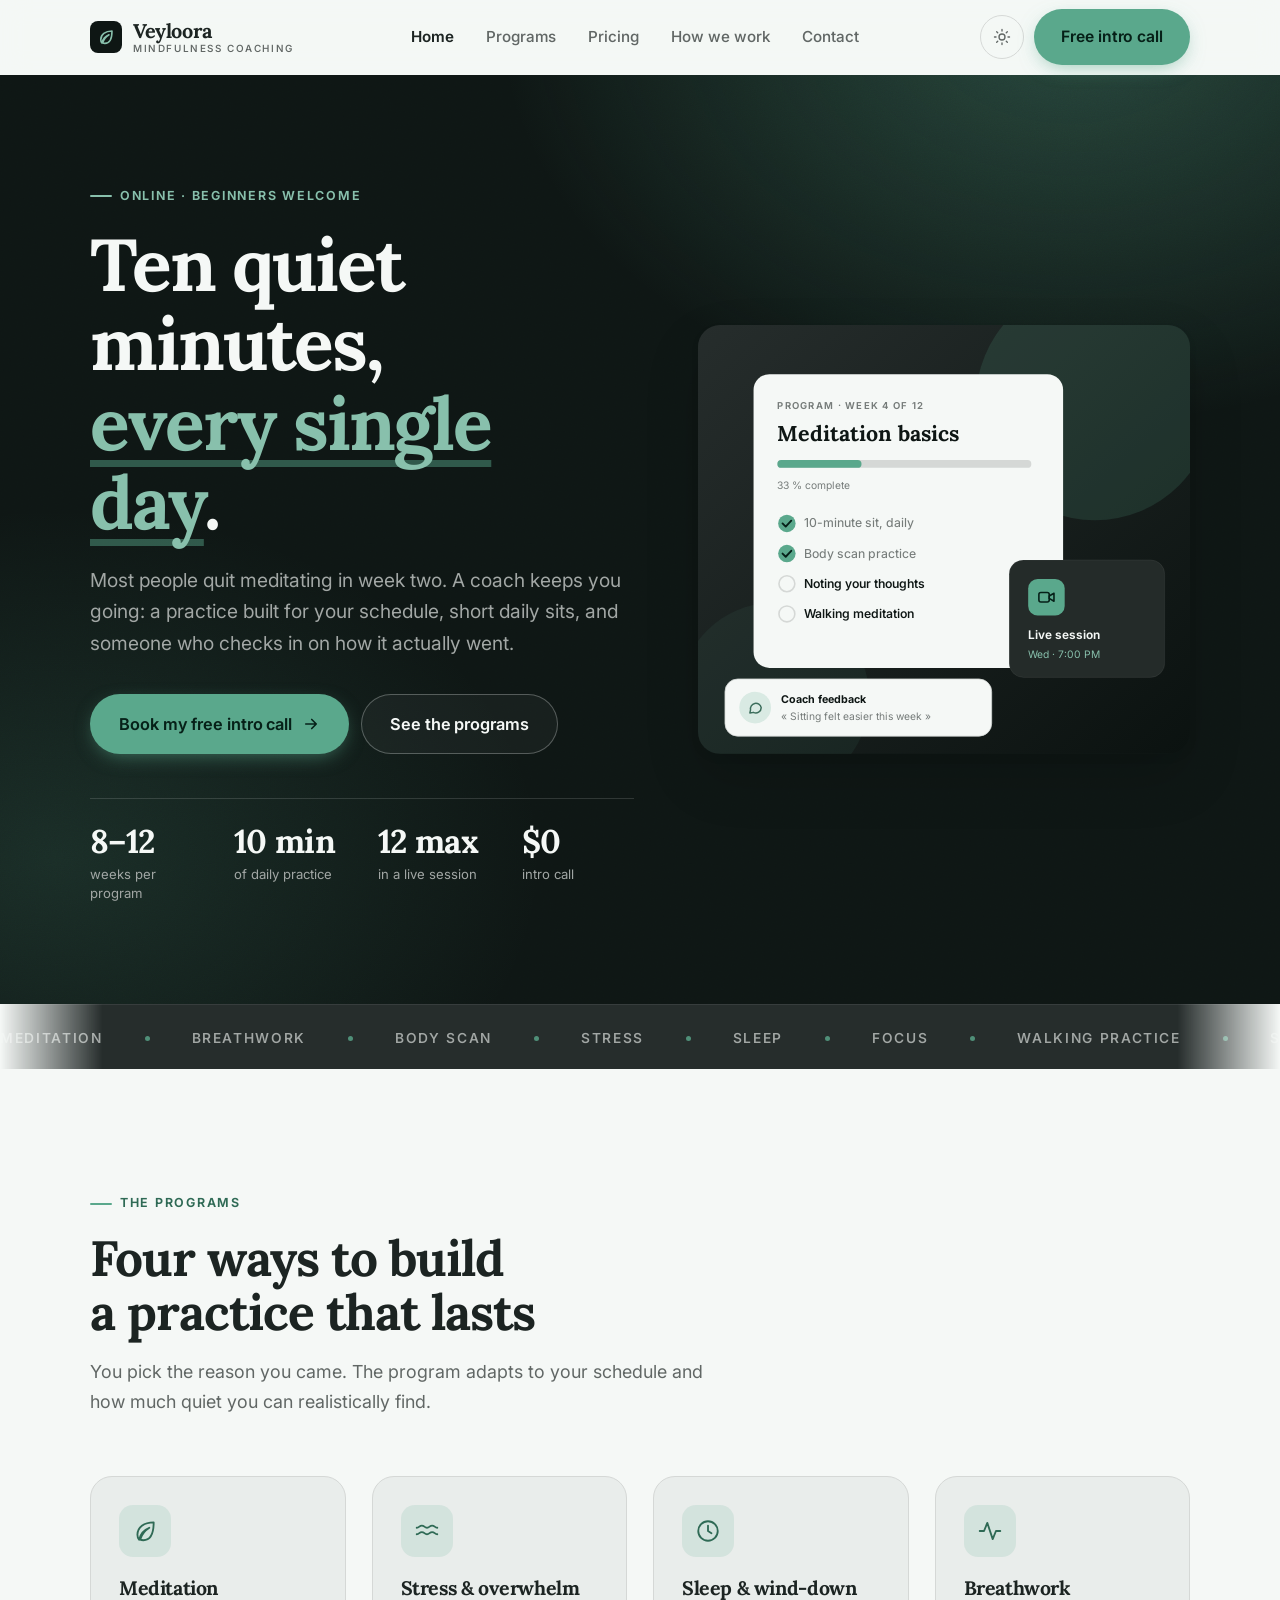
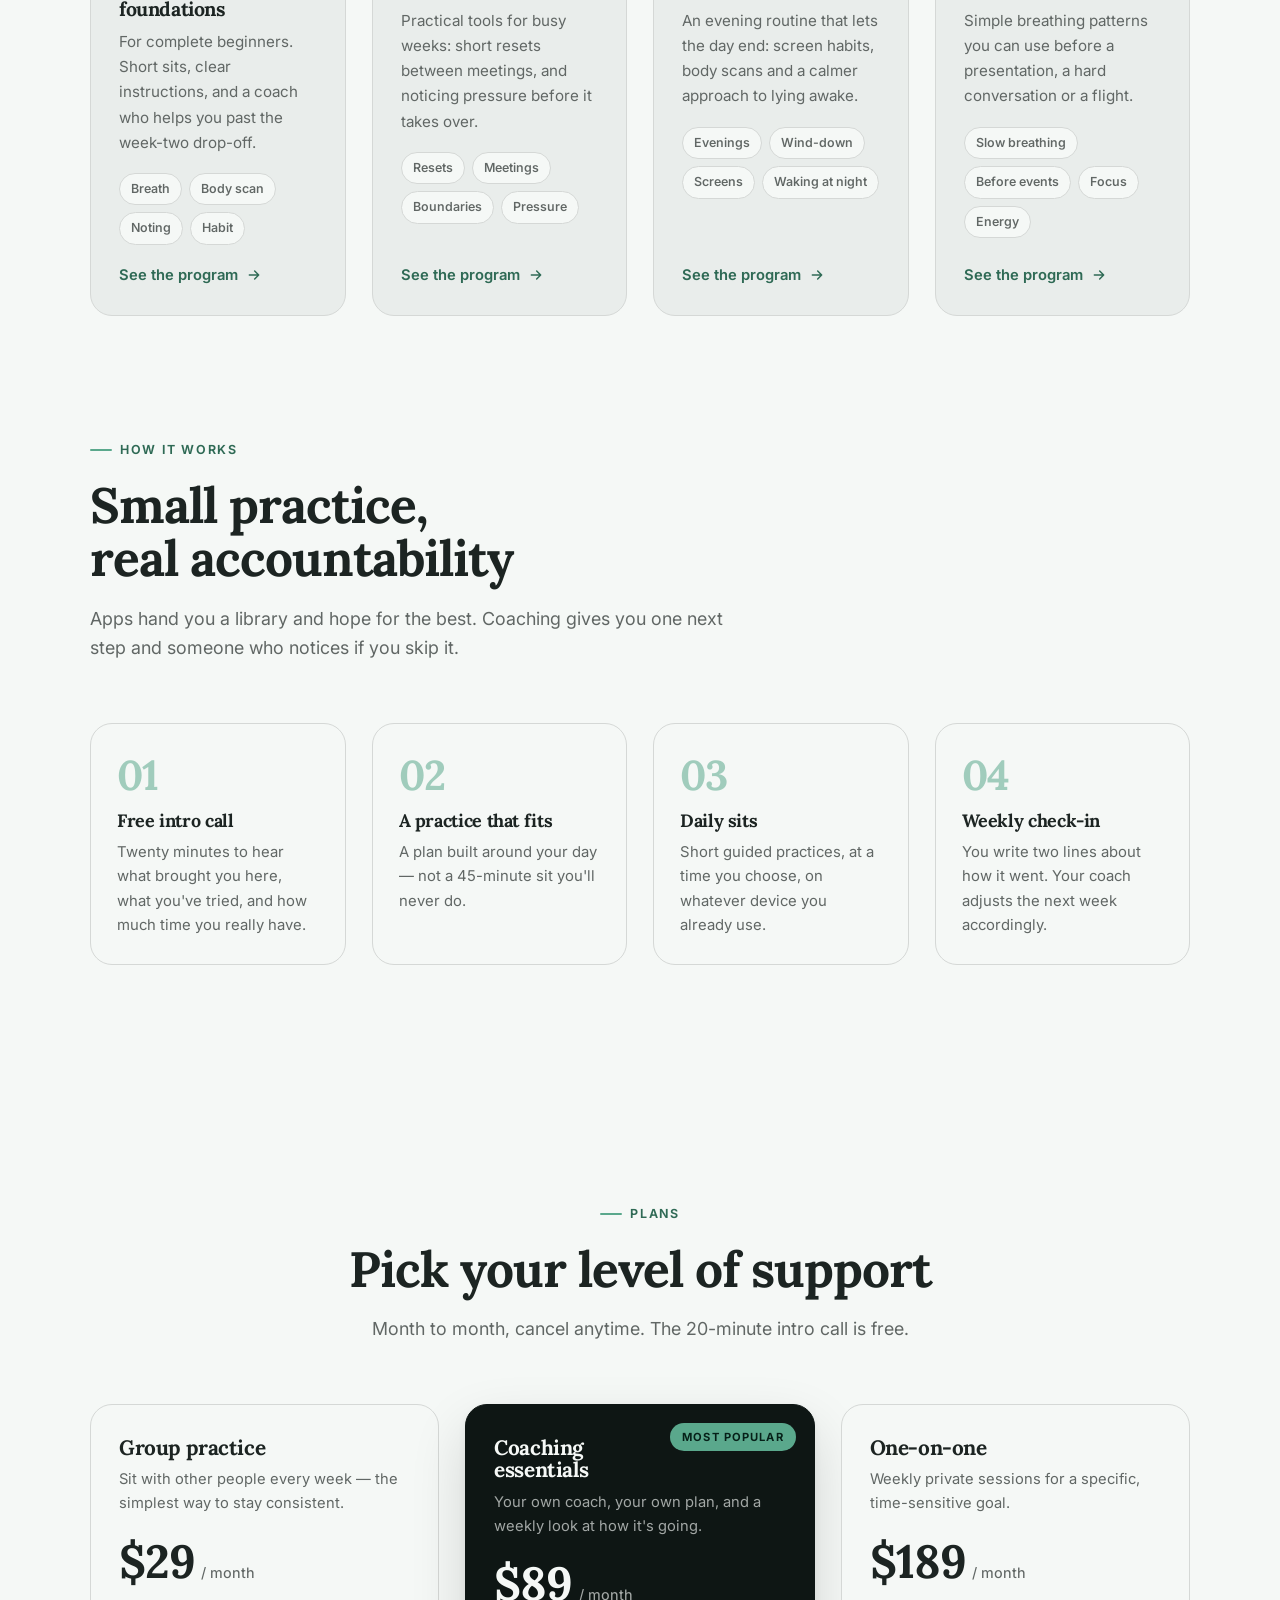
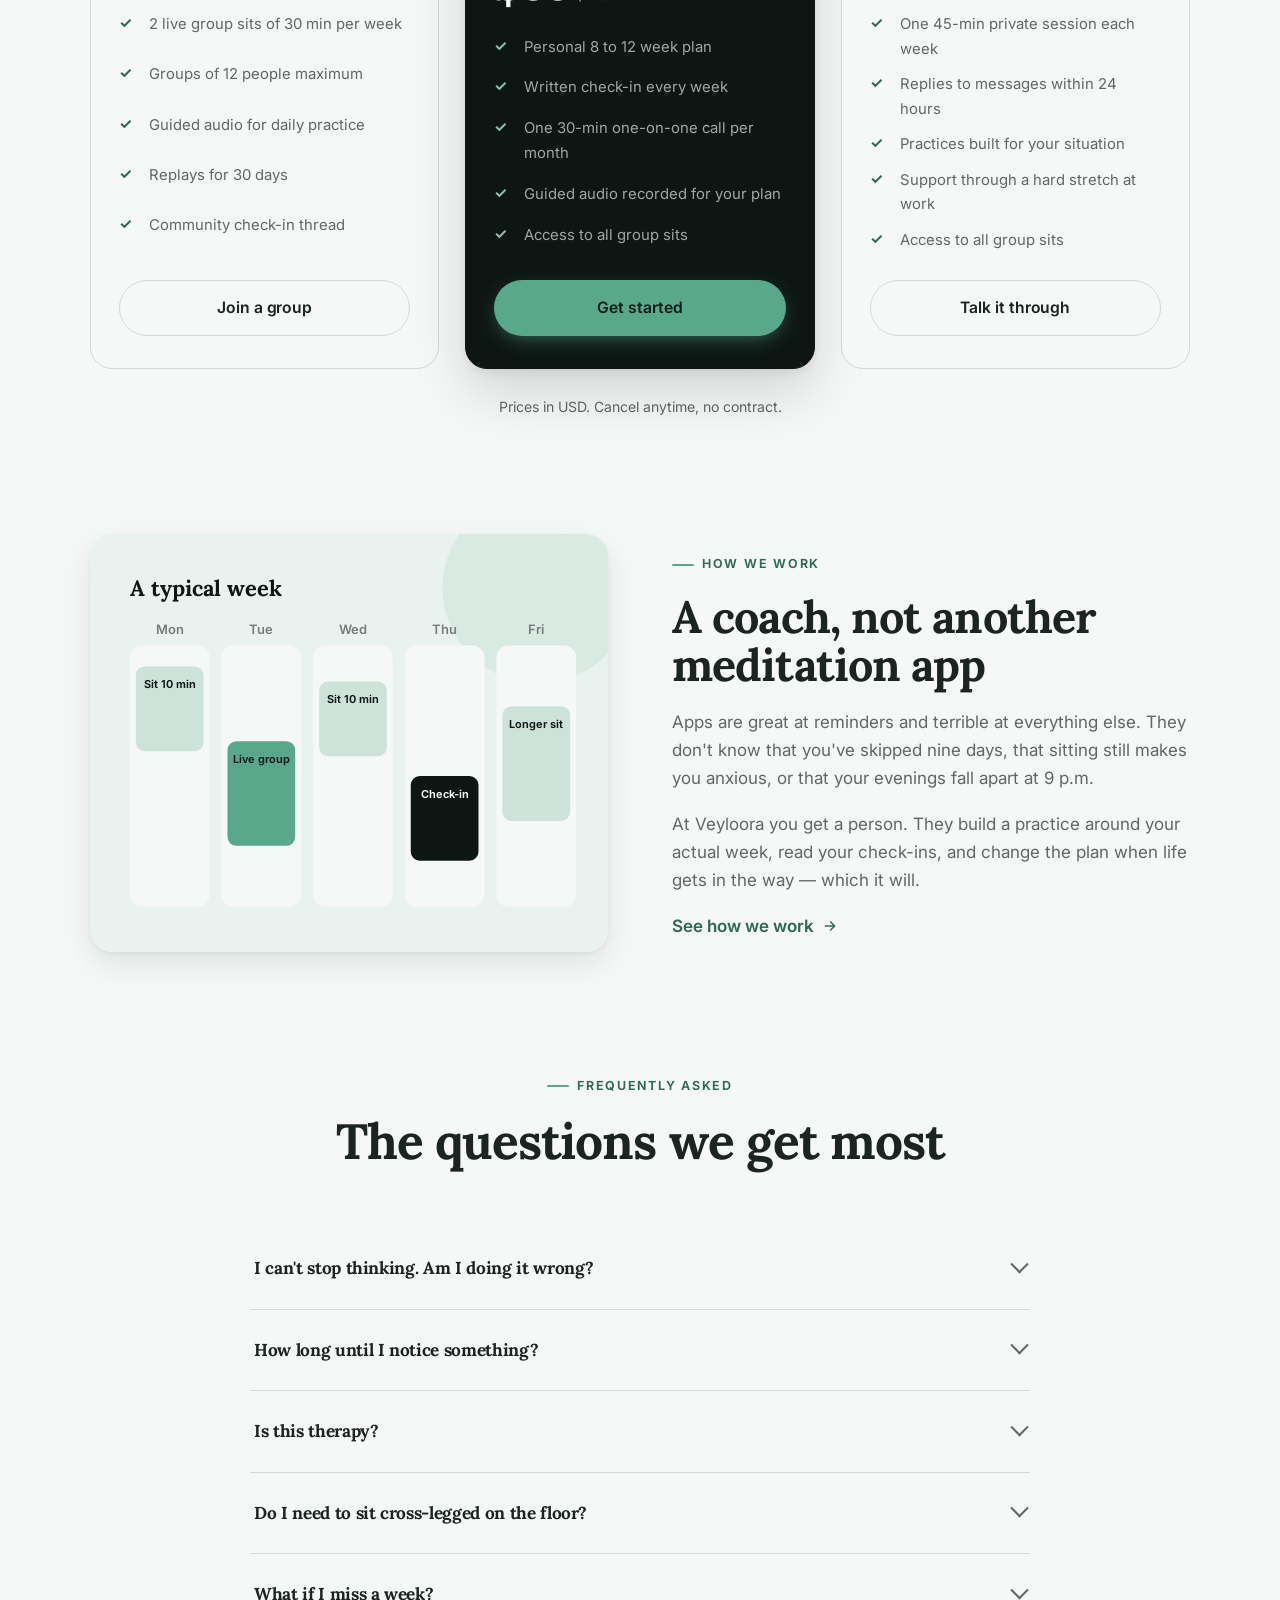
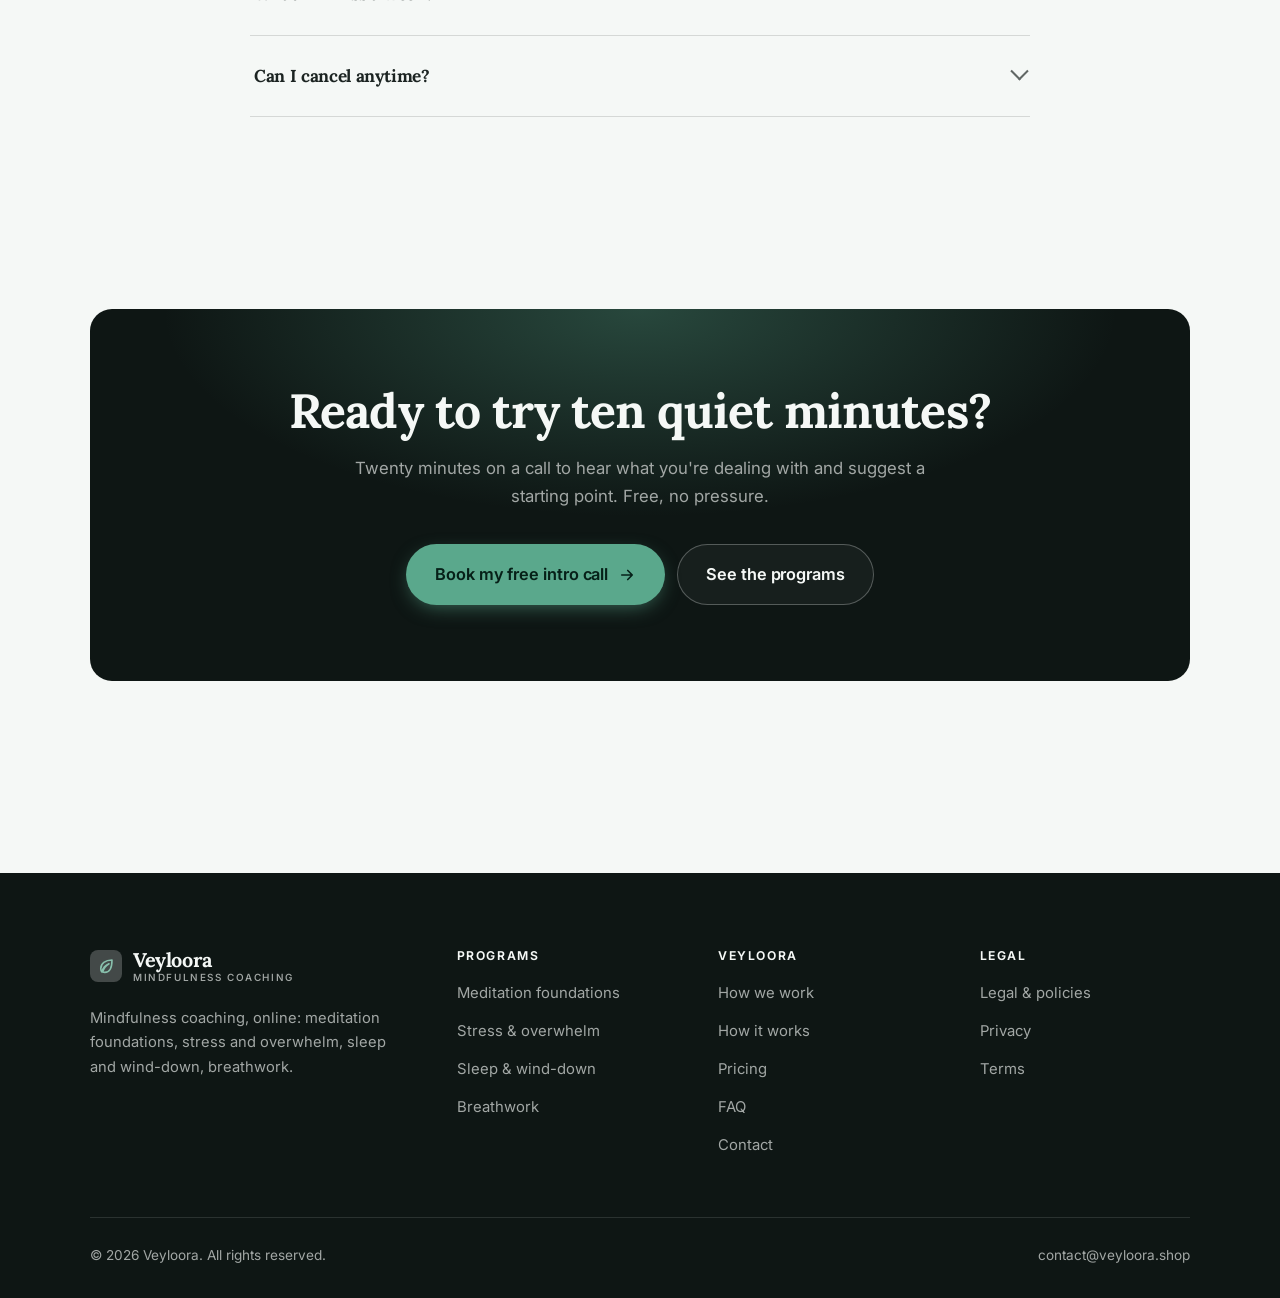
<file: index.html>
<!DOCTYPE html>
<html lang="en" class="no-js">
<head>
<meta charset="utf-8">
<meta name="viewport" content="width=device-width, initial-scale=1">
<title>Veyloora — Mindfulness coaching that builds a real daily practice</title>
<meta name="description" content="One-on-one mindfulness coaching online: meditation foundations, stress and overwhelm, sleep, breathwork. A coach who keeps you consistent. Free intro call.">
<link rel="canonical" href="https://veyloora.shop/">

<meta property="og:type" content="website">
<meta property="og:url" content="https://veyloora.shop/">
<meta property="og:site_name" content="Veyloora">
<meta property="og:locale" content="en_US">
<meta property="og:title" content="Veyloora — Mindfulness coaching that builds a real daily practice">
<meta property="og:description" content="One-on-one mindfulness coaching online: meditation foundations, stress and overwhelm, sleep, breathwork. A coach who keeps you consistent. Free intro call.">
<meta name="theme-color" content="#0e1614">

<link rel="icon" href="assets/img/favicon.svg" type="image/svg+xml">
<link rel="preconnect" href="https://fonts.googleapis.com">
<link rel="preconnect" href="https://fonts.gstatic.com" crossorigin>
<link rel="stylesheet" href="https://fonts.googleapis.com/css2?family=Lora:wght@400..700&family=Inter:wght@400..700&display=swap">
<link rel="stylesheet" href="assets/css/style.css">

<!-- Thème appliqué avant le premier rendu (évite le flash) -->
<script>
document.documentElement.classList.remove('no-js');
(function(){try{var t=localStorage.getItem('site-theme');if(t){document.documentElement.setAttribute('data-theme',t);}}catch(e){}})();
</script>
<script type="application/ld+json">
{
  "@context": "https://schema.org",
  "@type": "Organization",
  "name": "Veyloora",
  "url": "https://veyloora.shop/",
  "email": "contact@veyloora.shop",
  "description": "One-on-one mindfulness coaching online: meditation foundations, stress and overwhelm, sleep, breathwork. A coach who keeps you consistent. Free intro call.",
  "areaServed": "US",
  "knowsLanguage": "en"
}
</script>
</head>

<body>
<a class="skip-link" href="#main">Skip to main content</a>

<header class="site-header">
  <nav class="wrap nav" aria-label="Main navigation">
    <a class="brand" href="index.html">
      <svg class="brand__mark" viewBox="0 0 64 64" aria-hidden="true">
        <rect class="bm-bg" width="64" height="64" rx="16"/>
        <g class="bm-ic" transform="translate(14 14) scale(1.5)" fill="none" stroke-width="2.1" stroke-linecap="round" stroke-linejoin="round"><path d="M20 4c-9 0-15 4.5-15 11.5 0 2 .6 3.4 1.5 4.5C8 14 12 10.5 16 9c-4 2.5-7 6-8.5 11 1 .4 2 .5 3 .5C17 20.5 20 14 20 4z"/></g>
      </svg>
      <span>Veyloora<span class="brand__sub">Mindfulness coaching</span></span>
    </a>

    <ul class="nav__links" id="nav-links">
      <li><a href="index.html" aria-current="page">Home</a></li>
      <li><a href="programs.html">Programs</a></li>
      <li><a href="index.html#pricing">Pricing</a></li>
      <li><a href="about.html">How we work</a></li>
      <li><a href="contact.html">Contact</a></li>
      <li><a class="btn btn--primary" href="contact.html">Free intro call</a></li>
    </ul>

    <div class="nav__cta">
      <button class="theme-toggle" type="button" aria-label="Switch to dark theme">
        <svg class="icon-sun" viewBox="0 0 24 24" fill="none" stroke="currentColor" stroke-width="1.8" stroke-linecap="round" aria-hidden="true"><circle cx="12" cy="12" r="4"/><path d="M12 2v2m0 16v2M2 12h2m16 0h2M4.9 4.9l1.4 1.4m11.4 11.4 1.4 1.4M19.1 4.9l-1.4 1.4M6.3 17.7l-1.4 1.4"/></svg>
        <svg class="icon-moon" viewBox="0 0 24 24" fill="none" stroke="currentColor" stroke-width="1.8" stroke-linecap="round" stroke-linejoin="round" aria-hidden="true"><path d="M21 12.8A9 9 0 1 1 11.2 3a7 7 0 0 0 9.8 9.8z"/></svg>
      </button>
      <a class="btn btn--primary" href="contact.html">Free intro call</a>
      <button class="nav__toggle" type="button" aria-expanded="false" aria-controls="nav-links" aria-label="Open menu">
        <svg class="icon-open" viewBox="0 0 24 24" fill="none" stroke="currentColor" stroke-width="2" stroke-linecap="round" aria-hidden="true"><path d="M3 6h18M3 12h18M3 18h18"/></svg>
        <svg class="icon-close" viewBox="0 0 24 24" fill="none" stroke="currentColor" stroke-width="2" stroke-linecap="round" aria-hidden="true"><path d="M6 6l12 12M18 6L6 18"/></svg>
      </button>
    </div>
  </nav>
</header>

<main id="main">

<section class="hero">
  <div class="wrap hero__inner">
    <div>
      <span class="eyebrow hero__eyebrow">Online · Beginners welcome</span>
      <h1>Ten quiet minutes,<br> <em>every single day</em>.</h1>
      <p class="hero__lede">Most people quit meditating in week two. A coach keeps you going: a practice built for your schedule, short daily sits, and someone who checks in on how it actually went.</p>

      <div class="hero__actions">
        <a class="btn btn--primary btn--lg" href="contact.html">Book my free intro call <svg viewBox="0 0 24 24" fill="none" stroke="currentColor" stroke-width="2.2" stroke-linecap="round" stroke-linejoin="round" aria-hidden="true"><path d="M5 12h14M13 6l6 6-6 6"/></svg></a>
        <a class="btn btn--on-dark btn--lg" href="programs.html">See the programs</a>
      </div>

      <ul class="hero__proof">
        <li><span class="stat__num">8–12</span><span class="stat__label">weeks per program</span></li>
        <li><span class="stat__num">10 min</span><span class="stat__label">of daily practice</span></li>
        <li><span class="stat__num">12 max</span><span class="stat__label">in a live session</span></li>
        <li><span class="stat__num">$0</span><span class="stat__label">intro call</span></li>
      </ul>
    </div>

    <div class="hero__art">
      <svg viewBox="0 0 620 540" role="img" aria-label="A mindfulness program in week 4 of 12, showing this week's practices, the next live session and a note from the coach.">
        <defs>
          <linearGradient id="hbg" x1="0" y1="0" x2="1" y2="1">
            <stop offset="0" stop-color="#262d2c"/><stop offset="1" stop-color="#0b1210"/>
          </linearGradient>
        </defs>
        <rect width="620" height="540" rx="22" fill="url(#hbg)"/>
        <circle cx="500" cy="96" r="150" fill="#5aa88c" opacity=".16"/>
        <circle cx="96" cy="470" r="120" fill="#5aa88c" opacity=".08"/>

        <g style="font-family: var(--font-body)">
          <!-- Carte programme -->
          <rect x="70" y="62" width="390" height="370" rx="20" fill="#f5f8f6"/>
          <text x="100" y="106" font-size="12" font-weight="650" letter-spacing="1.6" fill="#767c7a">PROGRAM · WEEK 4 OF 12</text>
          <text x="100" y="146" font-size="27" font-weight="700" fill="#0e1614" style="font-family: var(--font-display)">Meditation basics</text>
          <rect x="100" y="170" width="320" height="10" rx="5" fill="#d5d8d6"/>
          <rect x="100" y="170" width="106" height="10" rx="5" fill="#5aa88c"/>
          <text x="100" y="206" font-size="13" fill="#767c7a">33 % complete</text>
          <circle cx="112" cy="250" r="11" fill="#5aa88c"/><path d="M106.5 250l4 4 7-7.5" fill="none" stroke="#062018" stroke-width="2.4" stroke-linecap="round" stroke-linejoin="round"/><text x="134" y="255" font-size="15.5" fill="#767c7a" font-weight="450">10-minute sit, daily</text>
          <circle cx="112" cy="288" r="11" fill="#5aa88c"/><path d="M106.5 288l4 4 7-7.5" fill="none" stroke="#062018" stroke-width="2.4" stroke-linecap="round" stroke-linejoin="round"/><text x="134" y="293" font-size="15.5" fill="#767c7a" font-weight="450">Body scan practice</text>
          <circle cx="112" cy="326" r="10" fill="none" stroke="#d5d8d6" stroke-width="2"/><text x="134" y="331" font-size="15.5" fill="#0e1614" font-weight="560">Noting your thoughts</text>
          <circle cx="112" cy="364" r="10" fill="none" stroke="#d5d8d6" stroke-width="2"/><text x="134" y="369" font-size="15.5" fill="#0e1614" font-weight="560">Walking meditation</text>

          <!-- Carte séance -->
          <rect x="392" y="296" width="196" height="148" rx="18" fill="#242b29" stroke="#ffffff" stroke-opacity=".08"/>
          <rect x="416" y="320" width="46" height="46" rx="12" fill="#5aa88c"/>
          <g transform="translate(427 331)" fill="none" stroke="#062018" color="#062018" stroke-width="2" stroke-linecap="round" stroke-linejoin="round"><rect x="2.5" y="6" width="13" height="12" rx="2.5"/><path d="M15.5 10.5 21.5 7v10l-6-3.5z"/></g>
          <text x="416" y="396" font-size="15" font-weight="650" fill="#f5f8f6">Live session</text>
          <text x="416" y="420" font-size="13" fill="#88c0ac">Wed · 7:00 PM</text>

          <!-- Retour du coach -->
          <rect x="34" y="446" width="336" height="72" rx="16" fill="#f5f8f6" stroke="#d5d8d6"/>
          <circle cx="72" cy="482" r="20" fill="#d9eae3"/>
          <g transform="translate(62 472) scale(.84)" fill="none" stroke="#3b6d5b" stroke-width="2.2" stroke-linecap="round" stroke-linejoin="round"><path d="M21 12a8 8 0 0 1-11.6 7.1L4 20l1-4.6A8 8 0 1 1 21 12z"/></g>
          <text x="104" y="476" font-size="13.5" font-weight="700" fill="#0e1614">Coach feedback</text>
          <text x="104" y="498" font-size="13" fill="#767c7a">« Sitting felt easier this week »</text>
        </g>
      </svg>
    </div>
  </div>
</section>

<div class="marquee" aria-hidden="true">
  <div class="marquee__track"><span>Meditation</span><span>Breathwork</span><span>Body scan</span><span>Stress</span><span>Sleep</span><span>Focus</span><span>Walking practice</span><span>Self-compassion</span><span>Habit building</span><span>Daily sits</span><span>Meditation</span><span>Breathwork</span><span>Body scan</span><span>Stress</span><span>Sleep</span><span>Focus</span><span>Walking practice</span><span>Self-compassion</span><span>Habit building</span><span>Daily sits</span></div>
</div>

<section class="section wrap" id="programs">
  <div class="section-head reveal">
    <span class="eyebrow">The programs</span>
    <h2>Four ways to build a practice that lasts</h2>
    <p>You pick the reason you came. The program adapts to your schedule and how much quiet you can realistically find.</p>
  </div>
  <div class="grid grid--4 reveal-group">
    <a class="card" href="programs.html#foundations">
      <div class="card__icon"><svg viewBox="0 0 24 24" fill="none" stroke="currentColor" stroke-width="1.7" stroke-linecap="round" stroke-linejoin="round" aria-hidden="true"><path d="M20 4c-9 0-15 4.5-15 11.5 0 2 .6 3.4 1.5 4.5C8 14 12 10.5 16 9c-4 2.5-7 6-8.5 11 1 .4 2 .5 3 .5C17 20.5 20 14 20 4z"/></svg></div>
      <h3>Meditation foundations</h3>
      <p>For complete beginners. Short sits, clear instructions, and a coach who helps you past the week-two drop-off.</p>
      <ul class="tags"><li>Breath</li><li>Body scan</li><li>Noting</li><li>Habit</li></ul>
      <span class="arrow-link">See the program <svg viewBox="0 0 24 24" fill="none" stroke="currentColor" stroke-width="2.2" stroke-linecap="round" stroke-linejoin="round" aria-hidden="true"><path d="M5 12h14M13 6l6 6-6 6"/></svg></span>
    </a>
    <a class="card" href="programs.html#stress">
      <div class="card__icon"><svg viewBox="0 0 24 24" fill="none" stroke="currentColor" stroke-width="1.7" stroke-linecap="round" stroke-linejoin="round" aria-hidden="true"><path d="M2.5 9c2.4 0 2.4-2 4.75-2s2.4 2 4.75 2 2.4-2 4.75-2 2.4 2 4.75 2M2.5 15c2.4 0 2.4-2 4.75-2s2.4 2 4.75 2 2.4-2 4.75-2 2.4 2 4.75 2"/></svg></div>
      <h3>Stress &amp; overwhelm</h3>
      <p>Practical tools for busy weeks: short resets between meetings, and noticing pressure before it takes over.</p>
      <ul class="tags"><li>Resets</li><li>Meetings</li><li>Boundaries</li><li>Pressure</li></ul>
      <span class="arrow-link">See the program <svg viewBox="0 0 24 24" fill="none" stroke="currentColor" stroke-width="2.2" stroke-linecap="round" stroke-linejoin="round" aria-hidden="true"><path d="M5 12h14M13 6l6 6-6 6"/></svg></span>
    </a>
    <a class="card" href="programs.html#sleep">
      <div class="card__icon"><svg viewBox="0 0 24 24" fill="none" stroke="currentColor" stroke-width="1.7" stroke-linecap="round" stroke-linejoin="round" aria-hidden="true"><circle cx="12" cy="12" r="9"/><path d="M12 7v5l3.2 2"/></svg></div>
      <h3>Sleep &amp; wind-down</h3>
      <p>An evening routine that lets the day end: screen habits, body scans and a calmer approach to lying awake.</p>
      <ul class="tags"><li>Evenings</li><li>Wind-down</li><li>Screens</li><li>Waking at night</li></ul>
      <span class="arrow-link">See the program <svg viewBox="0 0 24 24" fill="none" stroke="currentColor" stroke-width="2.2" stroke-linecap="round" stroke-linejoin="round" aria-hidden="true"><path d="M5 12h14M13 6l6 6-6 6"/></svg></span>
    </a>
    <a class="card" href="programs.html#breathwork">
      <div class="card__icon"><svg viewBox="0 0 24 24" fill="none" stroke="currentColor" stroke-width="1.7" stroke-linecap="round" stroke-linejoin="round" aria-hidden="true"><path d="M2.5 12h4l3-7.5 5 15 3-7.5h4"/></svg></div>
      <h3>Breathwork</h3>
      <p>Simple breathing patterns you can use before a presentation, a hard conversation or a flight.</p>
      <ul class="tags"><li>Slow breathing</li><li>Before events</li><li>Focus</li><li>Energy</li></ul>
      <span class="arrow-link">See the program <svg viewBox="0 0 24 24" fill="none" stroke="currentColor" stroke-width="2.2" stroke-linecap="round" stroke-linejoin="round" aria-hidden="true"><path d="M5 12h14M13 6l6 6-6 6"/></svg></span>
    </a>
  </div>
</section>

<section class="section section--flush wrap" id="how-it-works">
  <div class="section-head reveal">
    <span class="eyebrow">How it works</span>
    <h2>Small practice, real accountability</h2>
    <p>Apps hand you a library and hope for the best. Coaching gives you one next step and someone who notices if you skip it.</p>
  </div>
  <div class="grid grid--4 steps reveal-group">
    <article class="step">
      <h3>Free intro call</h3>
      <p>Twenty minutes to hear what brought you here, what you've tried, and how much time you really have.</p>
    </article>
    <article class="step">
      <h3>A practice that fits</h3>
      <p>A plan built around your day — not a 45-minute sit you'll never do.</p>
    </article>
    <article class="step">
      <h3>Daily sits</h3>
      <p>Short guided practices, at a time you choose, on whatever device you already use.</p>
    </article>
    <article class="step">
      <h3>Weekly check-in</h3>
      <p>You write two lines about how it went. Your coach adjusts the next week accordingly.</p>
    </article>
  </div>
</section>

<section class="section wrap" id="pricing">
  <div class="section-head section-head--center reveal">
    <span class="eyebrow">Plans</span>
    <h2>Pick your level of support</h2>
    <p>Month to month, cancel anytime. The 20-minute intro call is free.</p>
  </div>
  <div class="grid grid--3 plans reveal-group">
    <article class="plan">
      
      <h3>Group practice</h3>
      <p class="plan__desc">Sit with other people every week — the simplest way to stay consistent.</p>
      <p class="plan__price">$29<span class="plan__period">/ month</span></p>
      <ul class="plan__features">
        <li>2 live group sits of 30 min per week</li>
        <li>Groups of 12 people maximum</li>
        <li>Guided audio for daily practice</li>
        <li>Replays for 30 days</li>
        <li>Community check-in thread</li>
      </ul>
      <a class="btn btn--ghost btn--block" href="contact.html">Join a group</a>
    </article>
    <article class="plan plan--featured">
      <span class="plan__tag">Most popular</span>
      <h3>Coaching essentials</h3>
      <p class="plan__desc">Your own coach, your own plan, and a weekly look at how it's going.</p>
      <p class="plan__price">$89<span class="plan__period">/ month</span></p>
      <ul class="plan__features">
        <li>Personal 8 to 12 week plan</li>
        <li>Written check-in every week</li>
        <li>One 30-min one-on-one call per month</li>
        <li>Guided audio recorded for your plan</li>
        <li>Access to all group sits</li>
      </ul>
      <a class="btn btn--primary btn--block" href="contact.html">Get started</a>
    </article>
    <article class="plan">
      
      <h3>One-on-one</h3>
      <p class="plan__desc">Weekly private sessions for a specific, time-sensitive goal.</p>
      <p class="plan__price">$189<span class="plan__period">/ month</span></p>
      <ul class="plan__features">
        <li>One 45-min private session each week</li>
        <li>Replies to messages within 24 hours</li>
        <li>Practices built for your situation</li>
        <li>Support through a hard stretch at work</li>
        <li>Access to all group sits</li>
      </ul>
      <a class="btn btn--ghost btn--block" href="contact.html">Talk it through</a>
    </article>
  </div>
  <p class="plans-note">Prices in USD. Cancel anytime, no contract.</p>
</section>

<section class="section section--flush wrap">
  <div class="split reveal">
    <div class="split__art">
      <svg viewBox="0 0 520 420" role="img" aria-label="Example of a typical week: Sit 10 min, Live group, Sit 10 min, Check-in, Longer sit.">
        <rect width="520" height="420" rx="20" fill="#eaf2ef"/>
        <circle cx="450" cy="54" r="96" fill="#5aa88c" opacity=".12"/>
        <g style="font-family: var(--font-body)">
        <text x="40" y="62" font-size="22" font-weight="700" fill="#0e1614" style="font-family: var(--font-display)">A typical week</text>
        <text x="80" y="100" text-anchor="middle" font-size="13" font-weight="600" fill="#767c7a">Mon</text>
        <rect x="40" y="112" width="80" height="262" rx="12" fill="#f5f8f6"/>
        <rect x="46" y="133" width="68" height="85" rx="9" fill="#cde3da"/>
        <text x="80" y="155" text-anchor="middle" font-size="11" font-weight="650" fill="#0e1614">Sit 10 min</text>
        <text x="172" y="100" text-anchor="middle" font-size="13" font-weight="600" fill="#767c7a">Tue</text>
        <rect x="132" y="112" width="80" height="262" rx="12" fill="#f5f8f6"/>
        <rect x="138" y="208" width="68" height="105" rx="9" fill="#5aa88c"/>
        <text x="172" y="230" text-anchor="middle" font-size="11" font-weight="650" fill="#062018">Live group</text>
        <text x="264" y="100" text-anchor="middle" font-size="13" font-weight="600" fill="#767c7a">Wed</text>
        <rect x="224" y="112" width="80" height="262" rx="12" fill="#f5f8f6"/>
        <rect x="230" y="148" width="68" height="75" rx="9" fill="#cde3da"/>
        <text x="264" y="170" text-anchor="middle" font-size="11" font-weight="650" fill="#0e1614">Sit 10 min</text>
        <text x="356" y="100" text-anchor="middle" font-size="13" font-weight="600" fill="#767c7a">Thu</text>
        <rect x="316" y="112" width="80" height="262" rx="12" fill="#f5f8f6"/>
        <rect x="322" y="243" width="68" height="85" rx="9" fill="#0e1614"/>
        <text x="356" y="265" text-anchor="middle" font-size="11" font-weight="650" fill="#f5f8f6">Check-in</text>
        <text x="448" y="100" text-anchor="middle" font-size="13" font-weight="600" fill="#767c7a">Fri</text>
        <rect x="408" y="112" width="80" height="262" rx="12" fill="#f5f8f6"/>
        <rect x="414" y="173" width="68" height="115" rx="9" fill="#cde3da"/>
        <text x="448" y="195" text-anchor="middle" font-size="11" font-weight="650" fill="#0e1614">Longer sit</text>
        </g>
      </svg>
    </div>
    <div>
      <span class="eyebrow">How we work</span>
      <h2>A coach, not another meditation app</h2>
      <p>Apps are great at reminders and terrible at everything else. They don't know that you've skipped nine days, that sitting still makes you anxious, or that your evenings fall apart at 9 p.m.</p>
      <p>At Veyloora you get a person. They build a practice around your actual week, read your check-ins, and change the plan when life gets in the way — which it will.</p>
      <p><a class="arrow-link" href="about.html">See how we work <svg viewBox="0 0 24 24" fill="none" stroke="currentColor" stroke-width="2.2" stroke-linecap="round" stroke-linejoin="round" aria-hidden="true"><path d="M5 12h14M13 6l6 6-6 6"/></svg></a></p>
    </div>
  </div>
</section>

<section class="section section--flush wrap" id="faq">
  <div class="section-head section-head--center reveal">
    <span class="eyebrow">Frequently asked</span>
    <h2>The questions we get most</h2>
  </div>
  <div class="faq reveal">
    <details>
      <summary>I can't stop thinking. Am I doing it wrong?</summary>
      <p>No. Noticing that your mind wandered is the practice, not a sign of failure. Everyone's mind wanders, including your coach's.</p>
    </details>
    <details>
      <summary>How long until I notice something?</summary>
      <p>Most people notice small changes within three to four weeks of near-daily practice. We don't promise specific outcomes, and anyone who does is overselling.</p>
    </details>
    <details>
      <summary>Is this therapy?</summary>
      <p>No. Coaching supports everyday stress and habit building. It is not therapy or medical care, and it doesn't replace a licensed professional. If something bigger is going on, we'll say so and suggest you get proper support.</p>
    </details>
    <details>
      <summary>Do I need to sit cross-legged on the floor?</summary>
      <p>No. A chair is fine. Several programs include walking and lying-down practices.</p>
    </details>
    <details>
      <summary>What if I miss a week?</summary>
      <p>Nothing happens. You tell your coach, and the plan restarts where you are rather than where you were supposed to be.</p>
    </details>
    <details>
      <summary>Can I cancel anytime?</summary>
      <p>Yes. No contract, no minimum term. Access stays open until the end of the month you already paid for.</p>
    </details>
  </div>
</section>

<section class="wrap section--tight">
  <div class="cta-band reveal">
    <h2>Ready to try ten quiet minutes?</h2>
    <p>Twenty minutes on a call to hear what you're dealing with and suggest a starting point. Free, no pressure.</p>
    <div class="hero__actions">
      <a class="btn btn--primary btn--lg" href="contact.html">Book my free intro call <svg viewBox="0 0 24 24" fill="none" stroke="currentColor" stroke-width="2.2" stroke-linecap="round" stroke-linejoin="round" aria-hidden="true"><path d="M5 12h14M13 6l6 6-6 6"/></svg></a>
      <a class="btn btn--on-dark btn--lg" href="programs.html">See the programs</a>
    </div>
  </div>
</section>

</main>

<footer class="site-footer">
  <div class="wrap">
    <div class="footer__grid">
      <div class="footer__brand">
        <a class="brand" href="index.html">
          <svg class="brand__mark" viewBox="0 0 64 64" aria-hidden="true">
        <rect class="bm-bg" width="64" height="64" rx="16"/>
        <g class="bm-ic" transform="translate(14 14) scale(1.5)" fill="none" stroke-width="2.1" stroke-linecap="round" stroke-linejoin="round"><path d="M20 4c-9 0-15 4.5-15 11.5 0 2 .6 3.4 1.5 4.5C8 14 12 10.5 16 9c-4 2.5-7 6-8.5 11 1 .4 2 .5 3 .5C17 20.5 20 14 20 4z"/></g>
      </svg>
          <span>Veyloora<span class="brand__sub">Mindfulness coaching</span></span>
        </a>
        <p>Mindfulness coaching, online: meditation foundations, stress and overwhelm, sleep and wind-down, breathwork.</p>
      </div>

      <div class="footer__col">
        <h4>Programs</h4>
        <ul>
          <li><a href="programs.html#foundations">Meditation foundations</a></li>
          <li><a href="programs.html#stress">Stress &amp; overwhelm</a></li>
          <li><a href="programs.html#sleep">Sleep &amp; wind-down</a></li>
          <li><a href="programs.html#breathwork">Breathwork</a></li>
        </ul>
      </div>

      <div class="footer__col">
        <h4>Veyloora</h4>
        <ul>
          <li><a href="about.html">How we work</a></li>
          <li><a href="index.html#how-it-works">How it works</a></li>
          <li><a href="index.html#pricing">Pricing</a></li>
          <li><a href="index.html#faq">FAQ</a></li>
          <li><a href="contact.html">Contact</a></li>
        </ul>
      </div>

      <div class="footer__col">
        <h4>Legal</h4>
        <ul>
          <li><a href="legal.html">Legal &amp; policies</a></li>
          <li><a href="legal.html#privacy">Privacy</a></li>
          <li><a href="legal.html#terms">Terms</a></li>
        </ul>
      </div>
    </div>

    <div class="footer__bottom">
      <p>© <span data-year>2026</span> Veyloora. All rights reserved.</p>
      <p><a href="mailto:contact@veyloora.shop">contact@veyloora.shop</a></p>
    </div>
  </div>
</footer>

<script src="assets/js/main.js" defer></script>
</body>
</html>
</file>
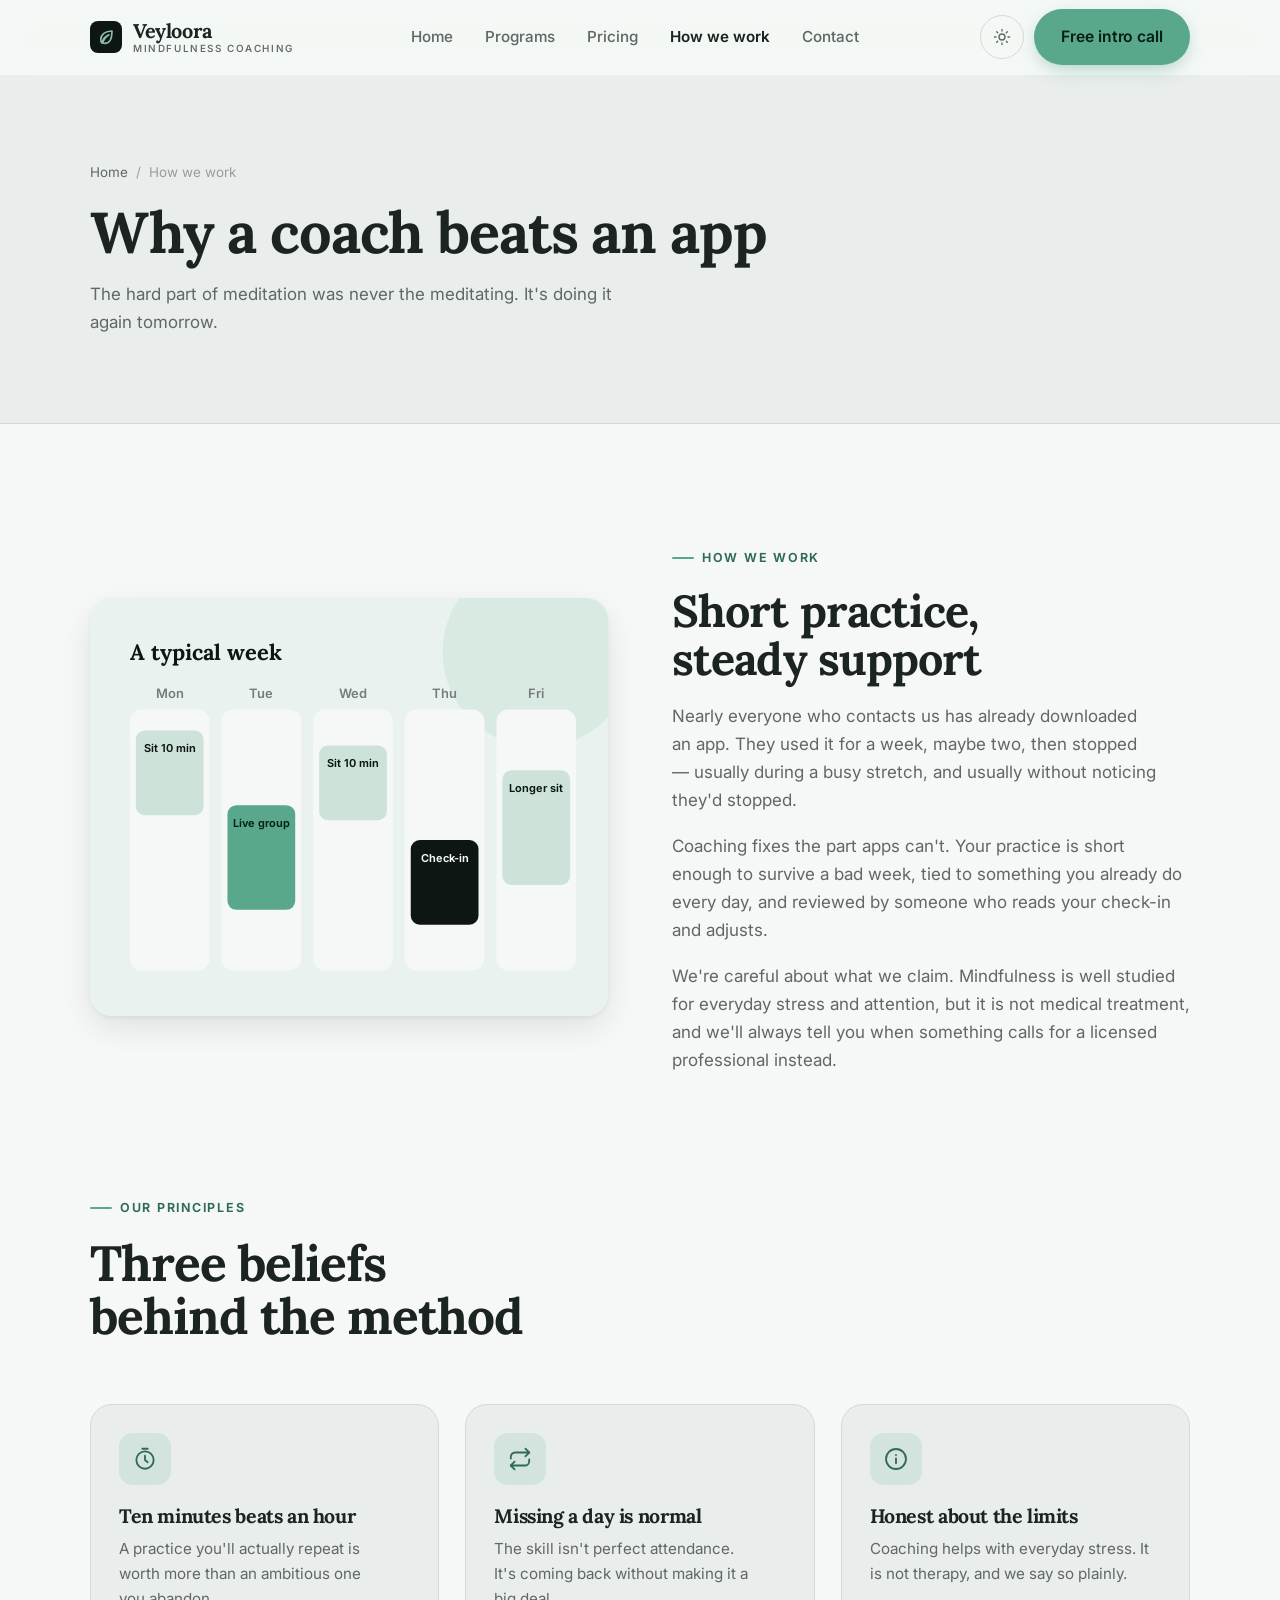
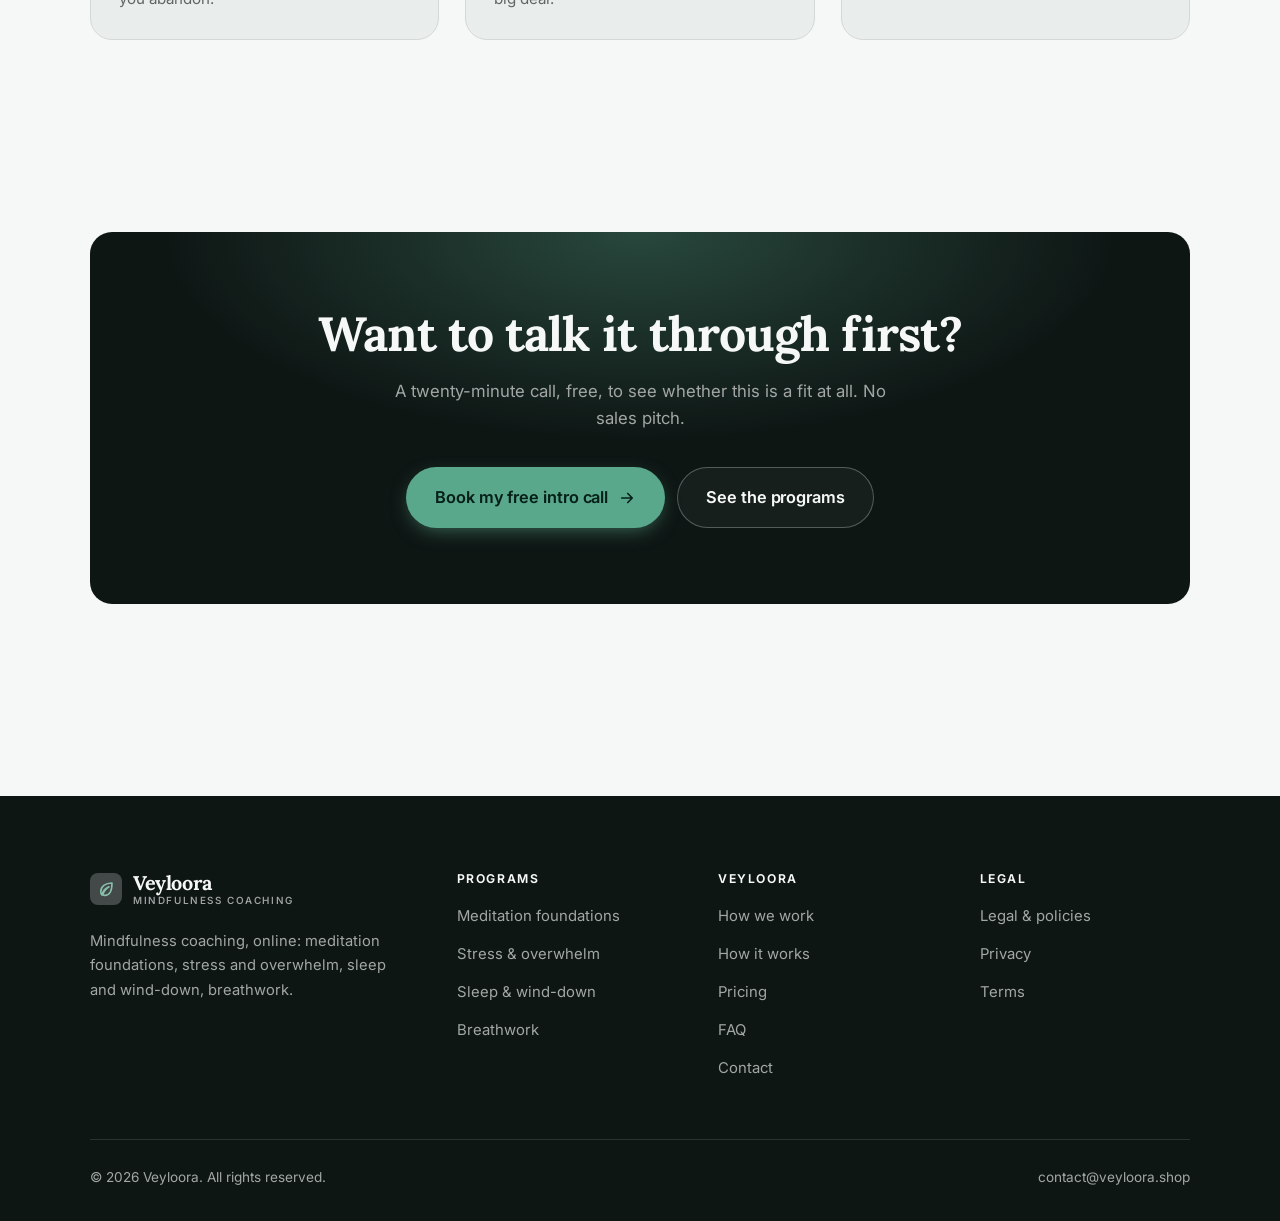
<file: about.html>
<!DOCTYPE html>
<html lang="en" class="no-js">
<head>
<meta charset="utf-8">
<meta name="viewport" content="width=device-width, initial-scale=1">
<title>How we work — Veyloora</title>
<meta name="description" content="Why mindfulness coaching works better than a meditation app, and the principles behind Veyloora.">
<link rel="canonical" href="https://veyloora.shop/about.html">

<meta property="og:type" content="website">
<meta property="og:url" content="https://veyloora.shop/about.html">
<meta property="og:site_name" content="Veyloora">
<meta property="og:locale" content="en_US">
<meta property="og:title" content="How we work — Veyloora">
<meta property="og:description" content="Why mindfulness coaching works better than a meditation app, and the principles behind Veyloora.">
<meta name="theme-color" content="#0e1614">

<link rel="icon" href="assets/img/favicon.svg" type="image/svg+xml">
<link rel="preconnect" href="https://fonts.googleapis.com">
<link rel="preconnect" href="https://fonts.gstatic.com" crossorigin>
<link rel="stylesheet" href="https://fonts.googleapis.com/css2?family=Lora:wght@400..700&family=Inter:wght@400..700&display=swap">
<link rel="stylesheet" href="assets/css/style.css">

<!-- Thème appliqué avant le premier rendu (évite le flash) -->
<script>
document.documentElement.classList.remove('no-js');
(function(){try{var t=localStorage.getItem('site-theme');if(t){document.documentElement.setAttribute('data-theme',t);}}catch(e){}})();
</script>
</head>

<body>
<a class="skip-link" href="#main">Skip to main content</a>

<header class="site-header">
  <nav class="wrap nav" aria-label="Main navigation">
    <a class="brand" href="index.html">
      <svg class="brand__mark" viewBox="0 0 64 64" aria-hidden="true">
        <rect class="bm-bg" width="64" height="64" rx="16"/>
        <g class="bm-ic" transform="translate(14 14) scale(1.5)" fill="none" stroke-width="2.1" stroke-linecap="round" stroke-linejoin="round"><path d="M20 4c-9 0-15 4.5-15 11.5 0 2 .6 3.4 1.5 4.5C8 14 12 10.5 16 9c-4 2.5-7 6-8.5 11 1 .4 2 .5 3 .5C17 20.5 20 14 20 4z"/></g>
      </svg>
      <span>Veyloora<span class="brand__sub">Mindfulness coaching</span></span>
    </a>

    <ul class="nav__links" id="nav-links">
      <li><a href="index.html">Home</a></li>
      <li><a href="programs.html">Programs</a></li>
      <li><a href="index.html#pricing">Pricing</a></li>
      <li><a href="about.html" aria-current="page">How we work</a></li>
      <li><a href="contact.html">Contact</a></li>
      <li><a class="btn btn--primary" href="contact.html">Free intro call</a></li>
    </ul>

    <div class="nav__cta">
      <button class="theme-toggle" type="button" aria-label="Switch to dark theme">
        <svg class="icon-sun" viewBox="0 0 24 24" fill="none" stroke="currentColor" stroke-width="1.8" stroke-linecap="round" aria-hidden="true"><circle cx="12" cy="12" r="4"/><path d="M12 2v2m0 16v2M2 12h2m16 0h2M4.9 4.9l1.4 1.4m11.4 11.4 1.4 1.4M19.1 4.9l-1.4 1.4M6.3 17.7l-1.4 1.4"/></svg>
        <svg class="icon-moon" viewBox="0 0 24 24" fill="none" stroke="currentColor" stroke-width="1.8" stroke-linecap="round" stroke-linejoin="round" aria-hidden="true"><path d="M21 12.8A9 9 0 1 1 11.2 3a7 7 0 0 0 9.8 9.8z"/></svg>
      </button>
      <a class="btn btn--primary" href="contact.html">Free intro call</a>
      <button class="nav__toggle" type="button" aria-expanded="false" aria-controls="nav-links" aria-label="Open menu">
        <svg class="icon-open" viewBox="0 0 24 24" fill="none" stroke="currentColor" stroke-width="2" stroke-linecap="round" aria-hidden="true"><path d="M3 6h18M3 12h18M3 18h18"/></svg>
        <svg class="icon-close" viewBox="0 0 24 24" fill="none" stroke="currentColor" stroke-width="2" stroke-linecap="round" aria-hidden="true"><path d="M6 6l12 12M18 6L6 18"/></svg>
      </button>
    </div>
  </nav>
</header>

<main id="main">

<section class="page-head">
  <div class="wrap">
    <nav class="breadcrumb" aria-label="Breadcrumb">
      <a href="index.html">Home</a><span>/</span><span aria-current="page">How we work</span>
    </nav>
    <h1>Why a coach beats an app</h1>
    <p>The hard part of meditation was never the meditating. It's doing it again tomorrow.</p>
  </div>
</section>

<section class="section wrap">
  <div class="split reveal">
    <div class="split__art">
      <svg viewBox="0 0 520 420" role="img" aria-label="Example of a typical week: Sit 10 min, Live group, Sit 10 min, Check-in, Longer sit.">
        <rect width="520" height="420" rx="20" fill="#eaf2ef"/>
        <circle cx="450" cy="54" r="96" fill="#5aa88c" opacity=".12"/>
        <g style="font-family: var(--font-body)">
        <text x="40" y="62" font-size="22" font-weight="700" fill="#0e1614" style="font-family: var(--font-display)">A typical week</text>
        <text x="80" y="100" text-anchor="middle" font-size="13" font-weight="600" fill="#767c7a">Mon</text>
        <rect x="40" y="112" width="80" height="262" rx="12" fill="#f5f8f6"/>
        <rect x="46" y="133" width="68" height="85" rx="9" fill="#cde3da"/>
        <text x="80" y="155" text-anchor="middle" font-size="11" font-weight="650" fill="#0e1614">Sit 10 min</text>
        <text x="172" y="100" text-anchor="middle" font-size="13" font-weight="600" fill="#767c7a">Tue</text>
        <rect x="132" y="112" width="80" height="262" rx="12" fill="#f5f8f6"/>
        <rect x="138" y="208" width="68" height="105" rx="9" fill="#5aa88c"/>
        <text x="172" y="230" text-anchor="middle" font-size="11" font-weight="650" fill="#062018">Live group</text>
        <text x="264" y="100" text-anchor="middle" font-size="13" font-weight="600" fill="#767c7a">Wed</text>
        <rect x="224" y="112" width="80" height="262" rx="12" fill="#f5f8f6"/>
        <rect x="230" y="148" width="68" height="75" rx="9" fill="#cde3da"/>
        <text x="264" y="170" text-anchor="middle" font-size="11" font-weight="650" fill="#0e1614">Sit 10 min</text>
        <text x="356" y="100" text-anchor="middle" font-size="13" font-weight="600" fill="#767c7a">Thu</text>
        <rect x="316" y="112" width="80" height="262" rx="12" fill="#f5f8f6"/>
        <rect x="322" y="243" width="68" height="85" rx="9" fill="#0e1614"/>
        <text x="356" y="265" text-anchor="middle" font-size="11" font-weight="650" fill="#f5f8f6">Check-in</text>
        <text x="448" y="100" text-anchor="middle" font-size="13" font-weight="600" fill="#767c7a">Fri</text>
        <rect x="408" y="112" width="80" height="262" rx="12" fill="#f5f8f6"/>
        <rect x="414" y="173" width="68" height="115" rx="9" fill="#cde3da"/>
        <text x="448" y="195" text-anchor="middle" font-size="11" font-weight="650" fill="#0e1614">Longer sit</text>
        </g>
      </svg>
    </div>
    <div>
      <span class="eyebrow">How we work</span>
      <h2>Short practice, steady support</h2>
      <p>Nearly everyone who contacts us has already downloaded an app. They used it for a week, maybe two, then stopped — usually during a busy stretch, and usually without noticing they'd stopped.</p>
      <p>Coaching fixes the part apps can't. Your practice is short enough to survive a bad week, tied to something you already do every day, and reviewed by someone who reads your check-in and adjusts.</p>
      <p>We're careful about what we claim. Mindfulness is well studied for everyday stress and attention, but it is not medical treatment, and we'll always tell you when something calls for a licensed professional instead.</p>
      <!--
        TO DO: add a short introduction of the coach (name, real background),
        with a photo if possible. Do not invent credentials — see README.md.
      -->
    </div>
  </div>
</section>

<section class="section section--flush wrap">
  <div class="section-head reveal">
    <span class="eyebrow">Our principles</span>
    <h2>Three beliefs behind the method</h2>
  </div>
  <div class="grid grid--3 reveal-group">
    <article class="card">
      <div class="card__icon"><svg viewBox="0 0 24 24" fill="none" stroke="currentColor" stroke-width="1.7" stroke-linecap="round" stroke-linejoin="round" aria-hidden="true"><circle cx="12" cy="13" r="8"/><path d="M12 9v4l2.5 2M9.5 2.5h5"/></svg></div>
      <h3>Ten minutes beats an hour</h3>
      <p>A practice you'll actually repeat is worth more than an ambitious one you abandon.</p>
    </article>
    <article class="card">
      <div class="card__icon"><svg viewBox="0 0 24 24" fill="none" stroke="currentColor" stroke-width="1.7" stroke-linecap="round" stroke-linejoin="round" aria-hidden="true"><path d="M17 2.5l3.5 3.5L17 9.5"/><path d="M3.5 11.5V10A4 4 0 0 1 7.5 6h13M7 21.5 3.5 18 7 14.5"/><path d="M20.5 12.5V14a4 4 0 0 1-4 4h-13"/></svg></div>
      <h3>Missing a day is normal</h3>
      <p>The skill isn't perfect attendance. It's coming back without making it a big deal.</p>
    </article>
    <article class="card">
      <div class="card__icon"><svg viewBox="0 0 24 24" fill="none" stroke="currentColor" stroke-width="1.7" stroke-linecap="round" stroke-linejoin="round" aria-hidden="true"><circle cx="12" cy="12" r="9.2"/><path d="M12 16v-4.5M12 8.2v.1"/></svg></div>
      <h3>Honest about the limits</h3>
      <p>Coaching helps with everyday stress. It is not therapy, and we say so plainly.</p>
    </article>
  </div>
</section>

<section class="wrap section--tight">
  <div class="cta-band reveal">
    <h2>Want to talk it through first?</h2>
    <p>A twenty-minute call, free, to see whether this is a fit at all. No sales pitch.</p>
    <div class="hero__actions">
      <a class="btn btn--primary btn--lg" href="contact.html">Book my free intro call <svg viewBox="0 0 24 24" fill="none" stroke="currentColor" stroke-width="2.2" stroke-linecap="round" stroke-linejoin="round" aria-hidden="true"><path d="M5 12h14M13 6l6 6-6 6"/></svg></a>
      <a class="btn btn--on-dark btn--lg" href="programs.html">See the programs</a>
    </div>
  </div>
</section>

</main>

<footer class="site-footer">
  <div class="wrap">
    <div class="footer__grid">
      <div class="footer__brand">
        <a class="brand" href="index.html">
          <svg class="brand__mark" viewBox="0 0 64 64" aria-hidden="true">
        <rect class="bm-bg" width="64" height="64" rx="16"/>
        <g class="bm-ic" transform="translate(14 14) scale(1.5)" fill="none" stroke-width="2.1" stroke-linecap="round" stroke-linejoin="round"><path d="M20 4c-9 0-15 4.5-15 11.5 0 2 .6 3.4 1.5 4.5C8 14 12 10.5 16 9c-4 2.5-7 6-8.5 11 1 .4 2 .5 3 .5C17 20.5 20 14 20 4z"/></g>
      </svg>
          <span>Veyloora<span class="brand__sub">Mindfulness coaching</span></span>
        </a>
        <p>Mindfulness coaching, online: meditation foundations, stress and overwhelm, sleep and wind-down, breathwork.</p>
      </div>

      <div class="footer__col">
        <h4>Programs</h4>
        <ul>
          <li><a href="programs.html#foundations">Meditation foundations</a></li>
          <li><a href="programs.html#stress">Stress &amp; overwhelm</a></li>
          <li><a href="programs.html#sleep">Sleep &amp; wind-down</a></li>
          <li><a href="programs.html#breathwork">Breathwork</a></li>
        </ul>
      </div>

      <div class="footer__col">
        <h4>Veyloora</h4>
        <ul>
          <li><a href="about.html">How we work</a></li>
          <li><a href="index.html#how-it-works">How it works</a></li>
          <li><a href="index.html#pricing">Pricing</a></li>
          <li><a href="index.html#faq">FAQ</a></li>
          <li><a href="contact.html">Contact</a></li>
        </ul>
      </div>

      <div class="footer__col">
        <h4>Legal</h4>
        <ul>
          <li><a href="legal.html">Legal &amp; policies</a></li>
          <li><a href="legal.html#privacy">Privacy</a></li>
          <li><a href="legal.html#terms">Terms</a></li>
        </ul>
      </div>
    </div>

    <div class="footer__bottom">
      <p>© <span data-year>2026</span> Veyloora. All rights reserved.</p>
      <p><a href="mailto:contact@veyloora.shop">contact@veyloora.shop</a></p>
    </div>
  </div>
</footer>

<script src="assets/js/main.js" defer></script>
</body>
</html>
</file>
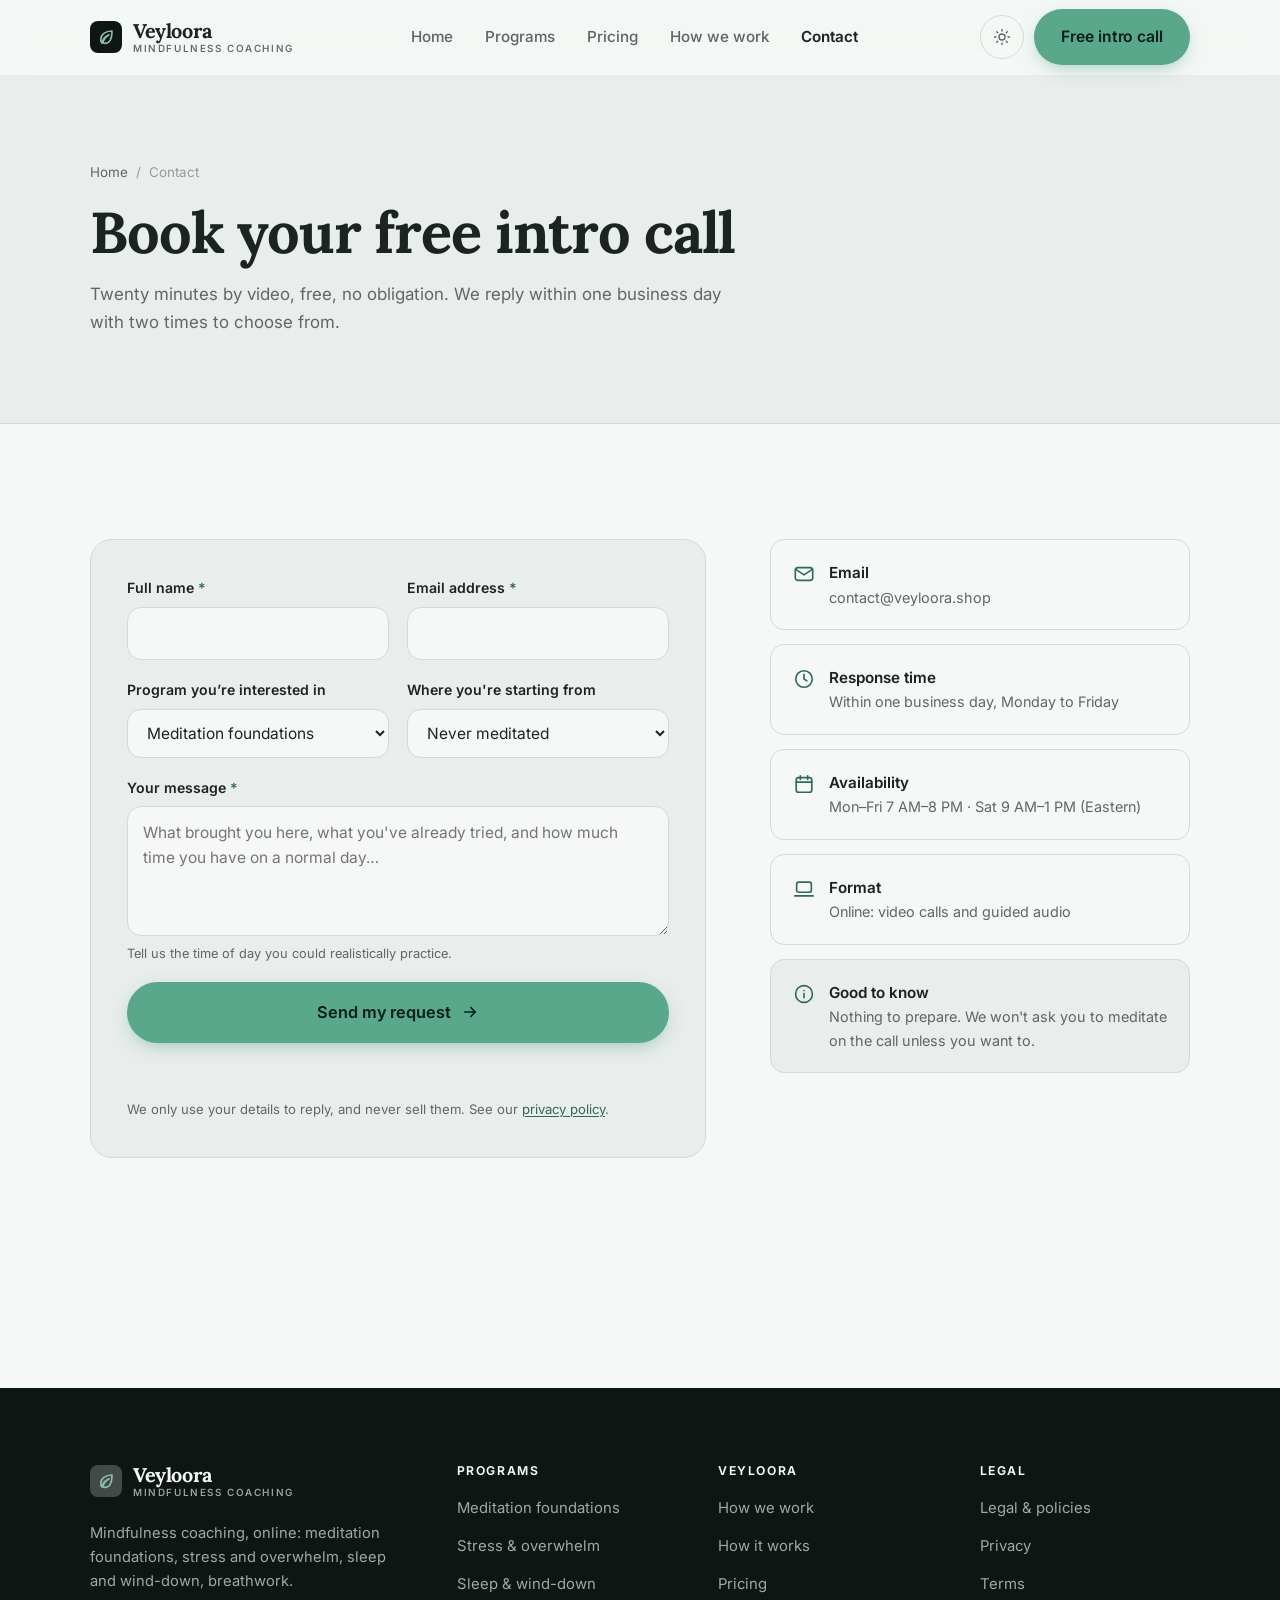
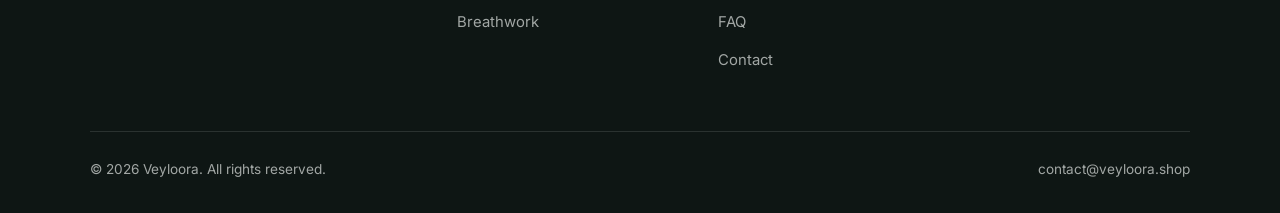
<file: contact.html>
<!DOCTYPE html>
<html lang="en" class="no-js">
<head>
<meta charset="utf-8">
<meta name="viewport" content="width=device-width, initial-scale=1">
<title>Contact — Veyloora</title>
<meta name="description" content="Book your free 20-minute intro call. We reply within one business day.">
<link rel="canonical" href="https://veyloora.shop/contact.html">

<meta property="og:type" content="website">
<meta property="og:url" content="https://veyloora.shop/contact.html">
<meta property="og:site_name" content="Veyloora">
<meta property="og:locale" content="en_US">
<meta property="og:title" content="Contact — Veyloora">
<meta property="og:description" content="Book your free 20-minute intro call. We reply within one business day.">
<meta name="theme-color" content="#0e1614">

<link rel="icon" href="assets/img/favicon.svg" type="image/svg+xml">
<link rel="preconnect" href="https://fonts.googleapis.com">
<link rel="preconnect" href="https://fonts.gstatic.com" crossorigin>
<link rel="stylesheet" href="https://fonts.googleapis.com/css2?family=Lora:wght@400..700&family=Inter:wght@400..700&display=swap">
<link rel="stylesheet" href="assets/css/style.css">

<!-- Thème appliqué avant le premier rendu (évite le flash) -->
<script>
document.documentElement.classList.remove('no-js');
(function(){try{var t=localStorage.getItem('site-theme');if(t){document.documentElement.setAttribute('data-theme',t);}}catch(e){}})();
</script>
</head>

<body>
<a class="skip-link" href="#main">Skip to main content</a>

<header class="site-header">
  <nav class="wrap nav" aria-label="Main navigation">
    <a class="brand" href="index.html">
      <svg class="brand__mark" viewBox="0 0 64 64" aria-hidden="true">
        <rect class="bm-bg" width="64" height="64" rx="16"/>
        <g class="bm-ic" transform="translate(14 14) scale(1.5)" fill="none" stroke-width="2.1" stroke-linecap="round" stroke-linejoin="round"><path d="M20 4c-9 0-15 4.5-15 11.5 0 2 .6 3.4 1.5 4.5C8 14 12 10.5 16 9c-4 2.5-7 6-8.5 11 1 .4 2 .5 3 .5C17 20.5 20 14 20 4z"/></g>
      </svg>
      <span>Veyloora<span class="brand__sub">Mindfulness coaching</span></span>
    </a>

    <ul class="nav__links" id="nav-links">
      <li><a href="index.html">Home</a></li>
      <li><a href="programs.html">Programs</a></li>
      <li><a href="index.html#pricing">Pricing</a></li>
      <li><a href="about.html">How we work</a></li>
      <li><a href="contact.html" aria-current="page">Contact</a></li>
      <li><a class="btn btn--primary" href="contact.html">Free intro call</a></li>
    </ul>

    <div class="nav__cta">
      <button class="theme-toggle" type="button" aria-label="Switch to dark theme">
        <svg class="icon-sun" viewBox="0 0 24 24" fill="none" stroke="currentColor" stroke-width="1.8" stroke-linecap="round" aria-hidden="true"><circle cx="12" cy="12" r="4"/><path d="M12 2v2m0 16v2M2 12h2m16 0h2M4.9 4.9l1.4 1.4m11.4 11.4 1.4 1.4M19.1 4.9l-1.4 1.4M6.3 17.7l-1.4 1.4"/></svg>
        <svg class="icon-moon" viewBox="0 0 24 24" fill="none" stroke="currentColor" stroke-width="1.8" stroke-linecap="round" stroke-linejoin="round" aria-hidden="true"><path d="M21 12.8A9 9 0 1 1 11.2 3a7 7 0 0 0 9.8 9.8z"/></svg>
      </button>
      <a class="btn btn--primary" href="contact.html">Free intro call</a>
      <button class="nav__toggle" type="button" aria-expanded="false" aria-controls="nav-links" aria-label="Open menu">
        <svg class="icon-open" viewBox="0 0 24 24" fill="none" stroke="currentColor" stroke-width="2" stroke-linecap="round" aria-hidden="true"><path d="M3 6h18M3 12h18M3 18h18"/></svg>
        <svg class="icon-close" viewBox="0 0 24 24" fill="none" stroke="currentColor" stroke-width="2" stroke-linecap="round" aria-hidden="true"><path d="M6 6l12 12M18 6L6 18"/></svg>
      </button>
    </div>
  </nav>
</header>

<main id="main">

<section class="page-head">
  <div class="wrap">
    <nav class="breadcrumb" aria-label="Breadcrumb">
      <a href="index.html">Home</a><span>/</span><span aria-current="page">Contact</span>
    </nav>
    <h1>Book your free intro call</h1>
    <p>Twenty minutes by video, free, no obligation. We reply within one business day with two times to choose from.</p>
  </div>
</section>

<section class="section wrap">
  <div class="form-layout">

    <!--
      FORM: the action attribute holds a placeholder id. Create a free form at
      https://formspree.io and replace VOTRE_ID_FORMSPREE. Until then, the button
      opens the visitor's email app with a pre-filled message to contact@veyloora.shop.
    -->
    <form class="form" id="contact-form" action="https://formspree.io/f/VOTRE_ID_FORMSPREE" method="POST"
          data-email="contact@veyloora.shop" data-subject="Intro call request"
          data-msg-mail="Your email app will open with the message ready to send." data-msg-sending="Sending…"
          data-msg-ok="Thanks! Your message is on its way. We reply within one business day." data-msg-err="Sending failed. Please email us directly at">
      <div class="form__row">
        <div class="field">
          <label for="nom">Full name <span class="req" aria-hidden="true">*</span></label>
          <input type="text" id="nom" name="nom" autocomplete="name" required>
        </div>
        <div class="field">
          <label for="email">Email address <span class="req" aria-hidden="true">*</span></label>
          <input type="email" id="email" name="email" autocomplete="email" required>
        </div>
      </div>

      <div class="form__row">
        <div class="field">
          <label for="programme">Program you’re interested in</label>
          <select id="programme" name="programme">
            <option>Meditation foundations</option>
            <option>Stress &amp; overwhelm</option>
            <option>Sleep &amp; wind-down</option>
            <option>Breathwork</option>
            <option>Not sure yet</option>
          </select>
        </div>
        <div class="field">
          <label for="niveau">Where you're starting from</label>
          <select id="niveau" name="niveau">
            <option>Never meditated</option>
            <option>Tried an app, didn't stick</option>
            <option>Practice on and off</option>
            <option>Practice regularly</option>
          </select>
        </div>
      </div>

      <div class="field">
        <label for="message">Your message <span class="req" aria-hidden="true">*</span></label>
        <textarea id="message" name="message" required placeholder="What brought you here, what you've already tried, and how much time you have on a normal day…"></textarea>
        <span class="field__hint">Tell us the time of day you could realistically practice.</span>
      </div>

      <!-- Bot trap: hidden from humans -->
      <div class="visually-hidden" aria-hidden="true">
        <label for="site-web">Leave this field empty</label>
        <input type="text" id="site-web" name="_gotcha" tabindex="-1" autocomplete="off">
      </div>

      <button class="btn btn--primary btn--lg" type="submit">Send my request <svg viewBox="0 0 24 24" fill="none" stroke="currentColor" stroke-width="2.2" stroke-linecap="round" stroke-linejoin="round" aria-hidden="true"><path d="M5 12h14M13 6l6 6-6 6"/></svg></button>

      <p id="form-status" class="form__status" role="status" aria-live="polite"></p>

      <p class="form__note">
        We only use your details to reply, and never sell them. See our <a href="legal.html#privacy">privacy policy</a>.
      </p>
    </form>

    <aside class="contact-aside">
      <div class="contact-card">
        <svg viewBox="0 0 24 24" fill="none" stroke="currentColor" stroke-width="1.8" stroke-linecap="round" stroke-linejoin="round" aria-hidden="true"><rect x="2.5" y="5" width="19" height="14" rx="3"/><path d="M3 7l9 6 9-6"/></svg>
        <div><b>Email</b><a href="mailto:contact@veyloora.shop">contact@veyloora.shop</a></div>
      </div>
      <div class="contact-card">
        <svg viewBox="0 0 24 24" fill="none" stroke="currentColor" stroke-width="1.8" stroke-linecap="round" stroke-linejoin="round" aria-hidden="true"><circle cx="12" cy="12" r="9"/><path d="M12 7v5l3.2 2"/></svg>
        <div><b>Response time</b><span>Within one business day, Monday to Friday</span></div>
      </div>
      <div class="contact-card">
        <svg viewBox="0 0 24 24" fill="none" stroke="currentColor" stroke-width="1.8" stroke-linecap="round" stroke-linejoin="round" aria-hidden="true"><rect x="3.5" y="5" width="17" height="16" rx="2.5"/><path d="M8 3v4M16 3v4M3.5 10h17"/></svg>
        <div><b>Availability</b><span>Mon–Fri 7 AM–8 PM · Sat 9 AM–1 PM (Eastern)</span></div>
      </div>
      <div class="contact-card">
        <svg viewBox="0 0 24 24" fill="none" stroke="currentColor" stroke-width="1.8" stroke-linecap="round" stroke-linejoin="round" aria-hidden="true"><rect x="4" y="4.5" width="16" height="11" rx="2"/><path d="M2 19.5h20"/></svg>
        <div><b>Format</b><span>Online: video calls and guided audio</span></div>
      </div>
      <div class="contact-card contact-card--soft">
        <svg viewBox="0 0 24 24" fill="none" stroke="currentColor" stroke-width="1.8" stroke-linecap="round" stroke-linejoin="round" aria-hidden="true"><circle cx="12" cy="12" r="9.2"/><path d="M12 16v-4.5M12 8.2v.1"/></svg>
        <div><b>Good to know</b><span>Nothing to prepare. We won't ask you to meditate on the call unless you want to.</span></div>
      </div>
    </aside>

  </div>
</section>

</main>

<footer class="site-footer">
  <div class="wrap">
    <div class="footer__grid">
      <div class="footer__brand">
        <a class="brand" href="index.html">
          <svg class="brand__mark" viewBox="0 0 64 64" aria-hidden="true">
        <rect class="bm-bg" width="64" height="64" rx="16"/>
        <g class="bm-ic" transform="translate(14 14) scale(1.5)" fill="none" stroke-width="2.1" stroke-linecap="round" stroke-linejoin="round"><path d="M20 4c-9 0-15 4.5-15 11.5 0 2 .6 3.4 1.5 4.5C8 14 12 10.5 16 9c-4 2.5-7 6-8.5 11 1 .4 2 .5 3 .5C17 20.5 20 14 20 4z"/></g>
      </svg>
          <span>Veyloora<span class="brand__sub">Mindfulness coaching</span></span>
        </a>
        <p>Mindfulness coaching, online: meditation foundations, stress and overwhelm, sleep and wind-down, breathwork.</p>
      </div>

      <div class="footer__col">
        <h4>Programs</h4>
        <ul>
          <li><a href="programs.html#foundations">Meditation foundations</a></li>
          <li><a href="programs.html#stress">Stress &amp; overwhelm</a></li>
          <li><a href="programs.html#sleep">Sleep &amp; wind-down</a></li>
          <li><a href="programs.html#breathwork">Breathwork</a></li>
        </ul>
      </div>

      <div class="footer__col">
        <h4>Veyloora</h4>
        <ul>
          <li><a href="about.html">How we work</a></li>
          <li><a href="index.html#how-it-works">How it works</a></li>
          <li><a href="index.html#pricing">Pricing</a></li>
          <li><a href="index.html#faq">FAQ</a></li>
          <li><a href="contact.html">Contact</a></li>
        </ul>
      </div>

      <div class="footer__col">
        <h4>Legal</h4>
        <ul>
          <li><a href="legal.html">Legal &amp; policies</a></li>
          <li><a href="legal.html#privacy">Privacy</a></li>
          <li><a href="legal.html#terms">Terms</a></li>
        </ul>
      </div>
    </div>

    <div class="footer__bottom">
      <p>© <span data-year>2026</span> Veyloora. All rights reserved.</p>
      <p><a href="mailto:contact@veyloora.shop">contact@veyloora.shop</a></p>
    </div>
  </div>
</footer>

<script src="assets/js/main.js" defer></script>
</body>
</html>
</file>
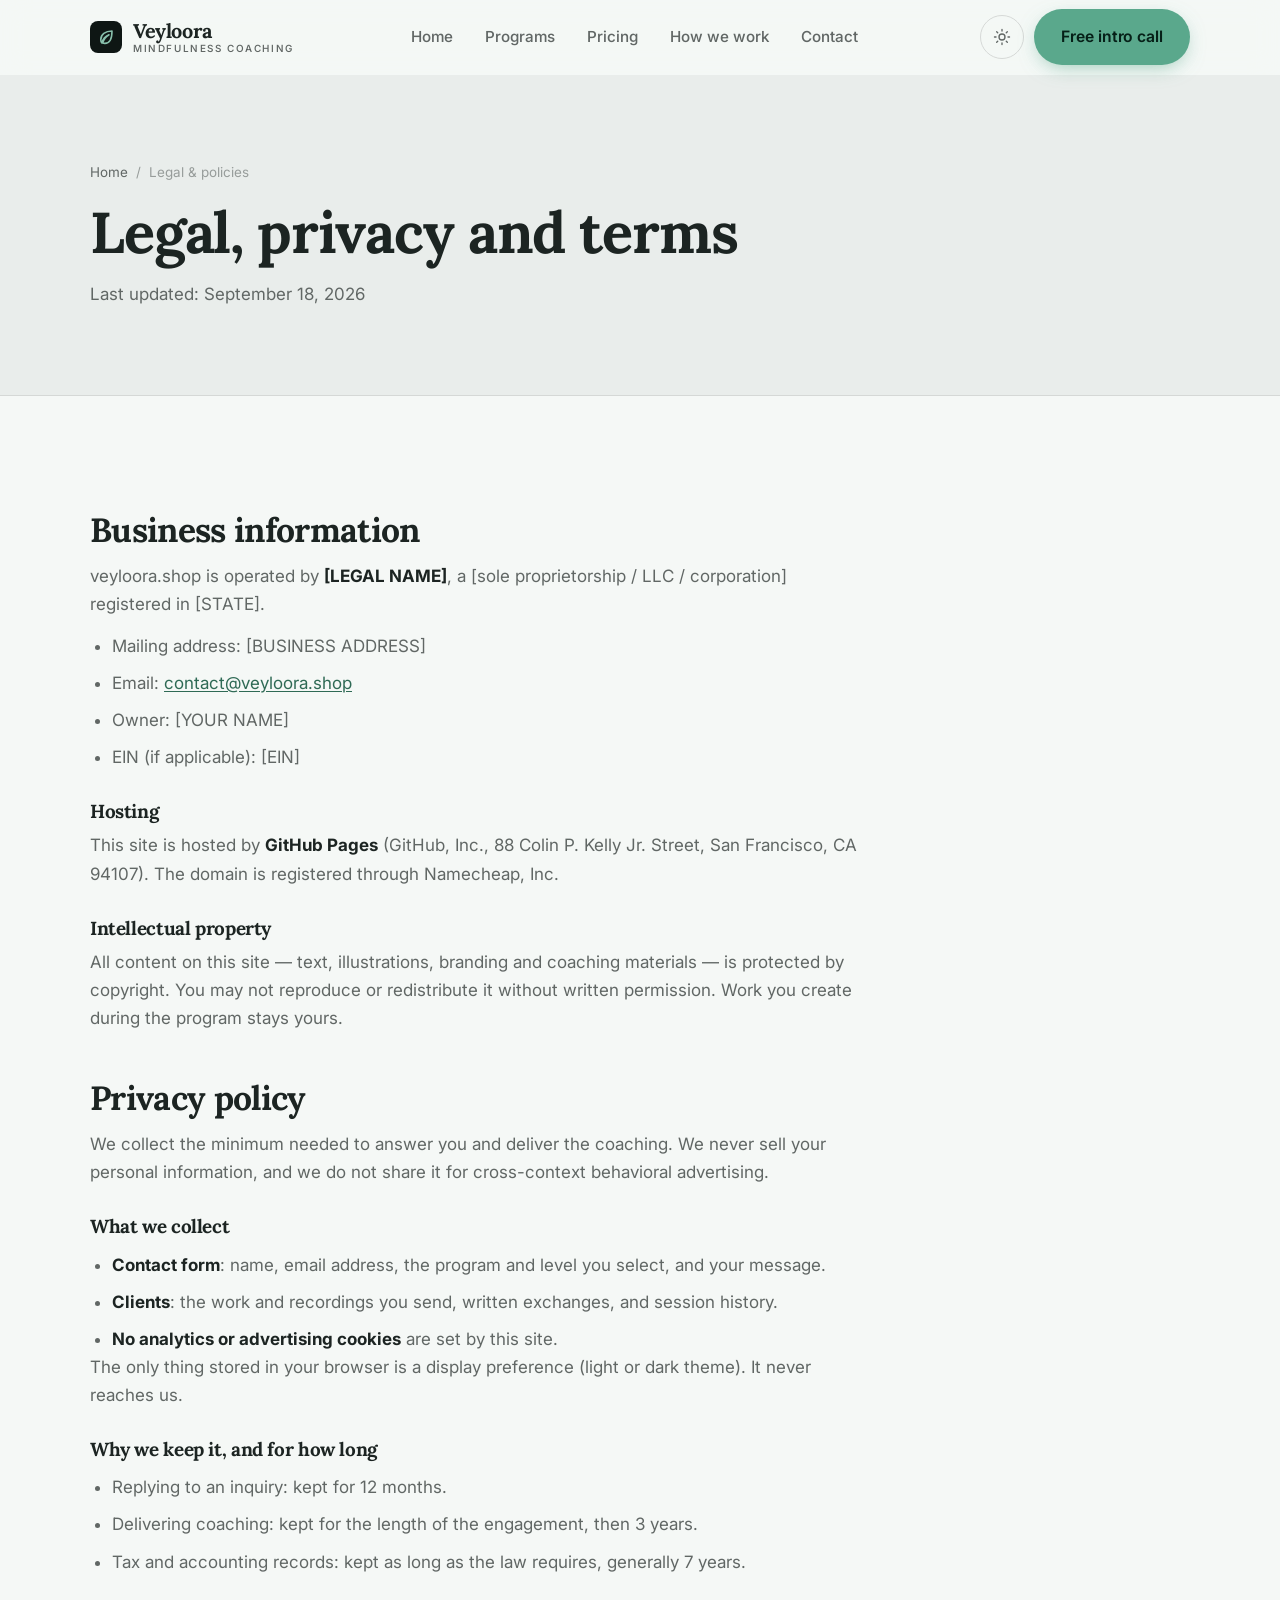
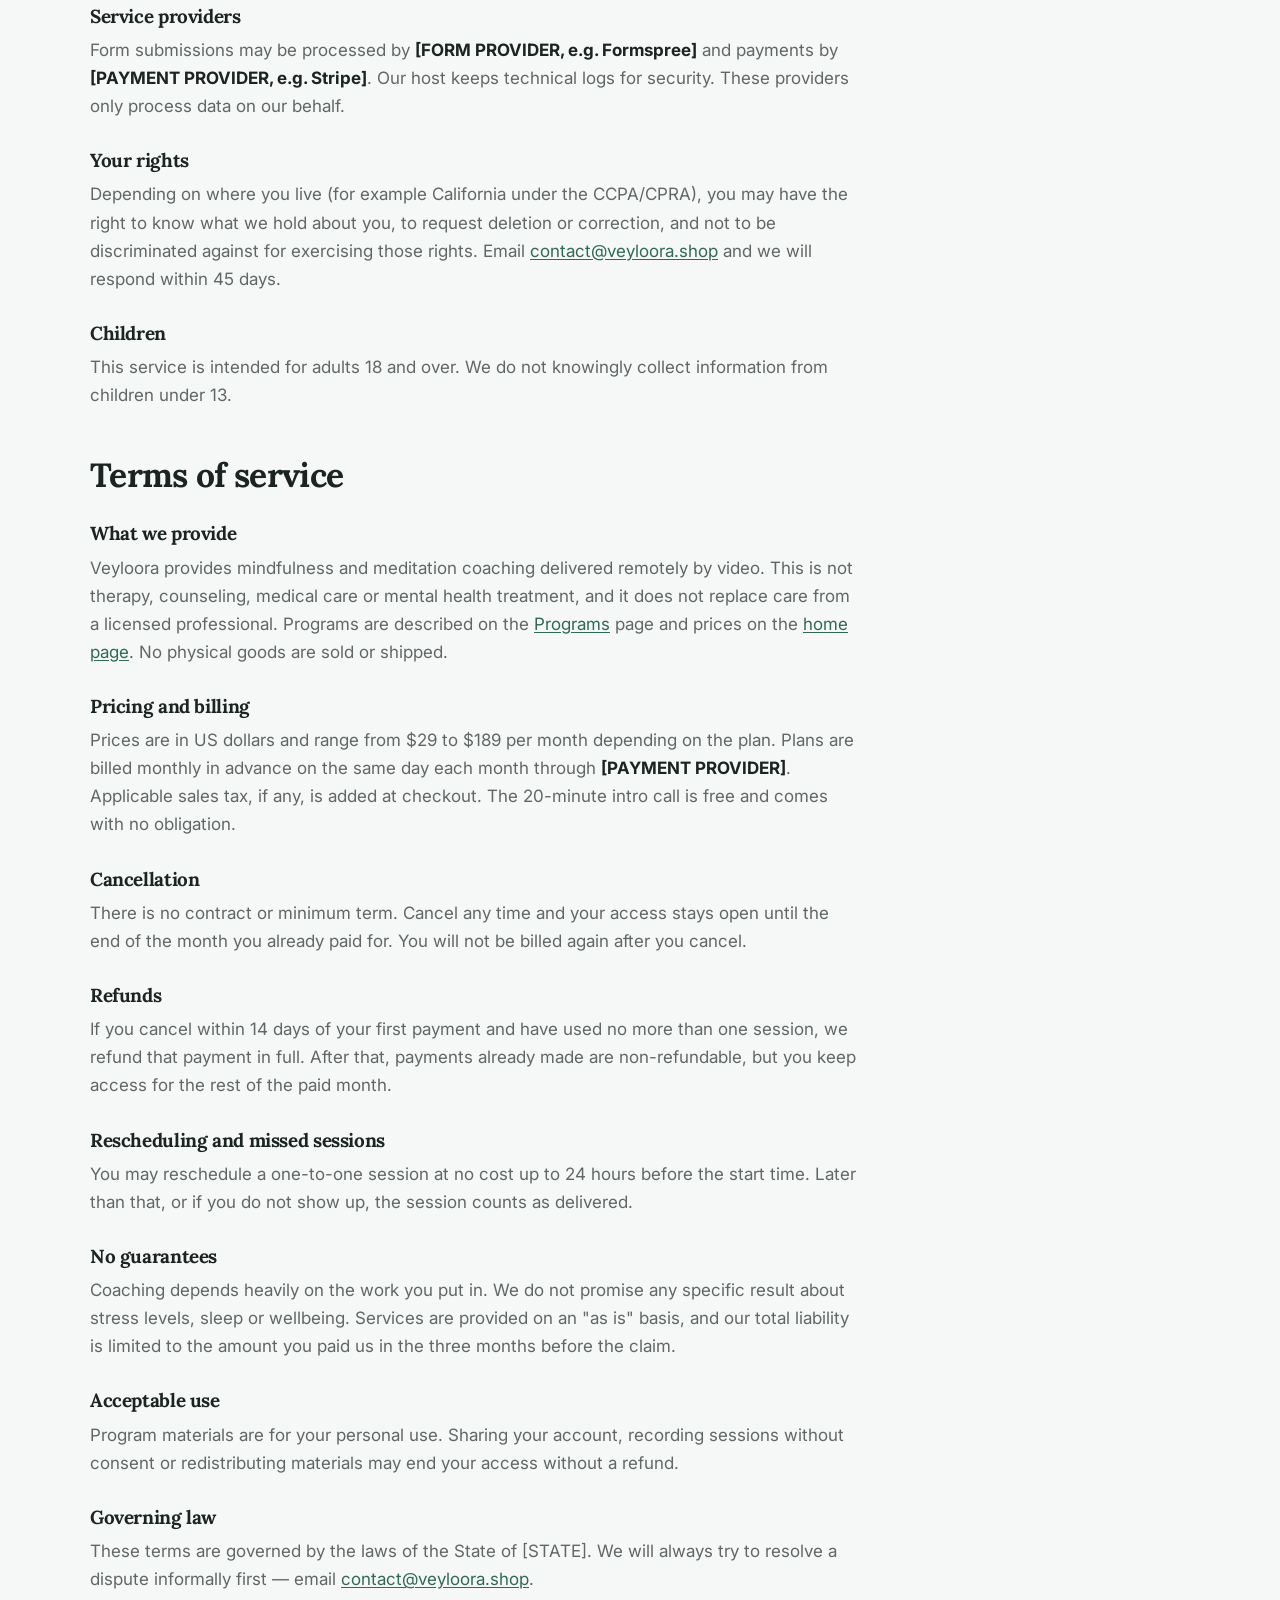
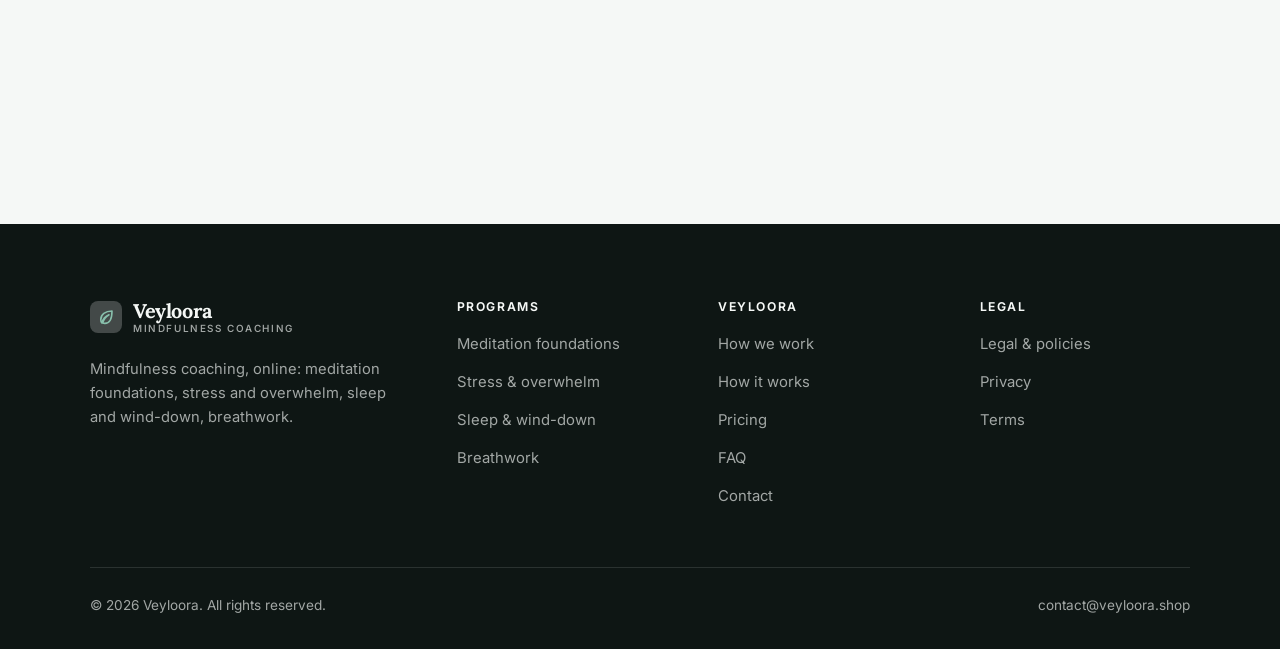
<file: legal.html>
<!DOCTYPE html>
<html lang="en" class="no-js">
<head>
<meta charset="utf-8">
<meta name="viewport" content="width=device-width, initial-scale=1">
<title>Legal, privacy and terms — Veyloora</title>
<meta name="description" content="Business information, privacy policy and terms of service for Veyloora.">
<meta name="robots" content="noindex">

<meta property="og:type" content="website">
<meta property="og:url" content="https://veyloora.shop/legal.html">
<meta property="og:site_name" content="Veyloora">
<meta property="og:locale" content="en_US">
<meta property="og:title" content="Legal, privacy and terms — Veyloora">
<meta property="og:description" content="Business information, privacy policy and terms of service for Veyloora.">
<meta name="theme-color" content="#0e1614">

<link rel="icon" href="assets/img/favicon.svg" type="image/svg+xml">
<link rel="preconnect" href="https://fonts.googleapis.com">
<link rel="preconnect" href="https://fonts.gstatic.com" crossorigin>
<link rel="stylesheet" href="https://fonts.googleapis.com/css2?family=Lora:wght@400..700&family=Inter:wght@400..700&display=swap">
<link rel="stylesheet" href="assets/css/style.css">

<!-- Thème appliqué avant le premier rendu (évite le flash) -->
<script>
document.documentElement.classList.remove('no-js');
(function(){try{var t=localStorage.getItem('site-theme');if(t){document.documentElement.setAttribute('data-theme',t);}}catch(e){}})();
</script>
</head>

<body>
<a class="skip-link" href="#main">Skip to main content</a>

<header class="site-header">
  <nav class="wrap nav" aria-label="Main navigation">
    <a class="brand" href="index.html">
      <svg class="brand__mark" viewBox="0 0 64 64" aria-hidden="true">
        <rect class="bm-bg" width="64" height="64" rx="16"/>
        <g class="bm-ic" transform="translate(14 14) scale(1.5)" fill="none" stroke-width="2.1" stroke-linecap="round" stroke-linejoin="round"><path d="M20 4c-9 0-15 4.5-15 11.5 0 2 .6 3.4 1.5 4.5C8 14 12 10.5 16 9c-4 2.5-7 6-8.5 11 1 .4 2 .5 3 .5C17 20.5 20 14 20 4z"/></g>
      </svg>
      <span>Veyloora<span class="brand__sub">Mindfulness coaching</span></span>
    </a>

    <ul class="nav__links" id="nav-links">
      <li><a href="index.html">Home</a></li>
      <li><a href="programs.html">Programs</a></li>
      <li><a href="index.html#pricing">Pricing</a></li>
      <li><a href="about.html">How we work</a></li>
      <li><a href="contact.html">Contact</a></li>
      <li><a class="btn btn--primary" href="contact.html">Free intro call</a></li>
    </ul>

    <div class="nav__cta">
      <button class="theme-toggle" type="button" aria-label="Switch to dark theme">
        <svg class="icon-sun" viewBox="0 0 24 24" fill="none" stroke="currentColor" stroke-width="1.8" stroke-linecap="round" aria-hidden="true"><circle cx="12" cy="12" r="4"/><path d="M12 2v2m0 16v2M2 12h2m16 0h2M4.9 4.9l1.4 1.4m11.4 11.4 1.4 1.4M19.1 4.9l-1.4 1.4M6.3 17.7l-1.4 1.4"/></svg>
        <svg class="icon-moon" viewBox="0 0 24 24" fill="none" stroke="currentColor" stroke-width="1.8" stroke-linecap="round" stroke-linejoin="round" aria-hidden="true"><path d="M21 12.8A9 9 0 1 1 11.2 3a7 7 0 0 0 9.8 9.8z"/></svg>
      </button>
      <a class="btn btn--primary" href="contact.html">Free intro call</a>
      <button class="nav__toggle" type="button" aria-expanded="false" aria-controls="nav-links" aria-label="Open menu">
        <svg class="icon-open" viewBox="0 0 24 24" fill="none" stroke="currentColor" stroke-width="2" stroke-linecap="round" aria-hidden="true"><path d="M3 6h18M3 12h18M3 18h18"/></svg>
        <svg class="icon-close" viewBox="0 0 24 24" fill="none" stroke="currentColor" stroke-width="2" stroke-linecap="round" aria-hidden="true"><path d="M6 6l12 12M18 6L6 18"/></svg>
      </button>
    </div>
  </nav>
</header>

<main id="main">

<section class="page-head">
  <div class="wrap">
    <nav class="breadcrumb" aria-label="Breadcrumb">
      <a href="index.html">Home</a><span>/</span><span aria-current="page">Legal &amp; policies</span>
    </nav>
    <h1>Legal, privacy and terms</h1>
    <p>Last updated: <time datetime="2026-09-18">September 18, 2026</time></p>
  </div>
</section>

<section class="section wrap">
  <div class="prose">

    <!--
      TO DO: this is a skeleton, not legal advice. Replace every [BRACKET] with
      your real details before selling, and have a lawyer review it if you can.
      Consumer protection rules differ by state.
    -->

    <h2 id="business">Business information</h2>
    <p>
      veyloora.shop is operated by <strong>[LEGAL NAME]</strong>, a [sole proprietorship / LLC / corporation]
      registered in [STATE].
    </p>
    <ul>
      <li>Mailing address: [BUSINESS ADDRESS]</li>
      <li>Email: <a href="mailto:contact@veyloora.shop">contact@veyloora.shop</a></li>
      <li>Owner: [YOUR NAME]</li>
      <li>EIN (if applicable): [EIN]</li>
    </ul>

    <h3>Hosting</h3>
    <p>
      This site is hosted by <strong>GitHub Pages</strong> (GitHub, Inc., 88 Colin P. Kelly Jr. Street,
      San Francisco, CA 94107). The domain is registered through Namecheap, Inc.
    </p>

    <h3>Intellectual property</h3>
    <p>
      All content on this site — text, illustrations, branding and coaching materials — is protected by
      copyright. You may not reproduce or redistribute it without written permission. Work you create during
      the program stays yours.
    </p>

    <h2 id="privacy">Privacy policy</h2>
    <p>
      We collect the minimum needed to answer you and deliver the coaching. We never sell your personal
      information, and we do not share it for cross-context behavioral advertising.
    </p>
    <h3>What we collect</h3>
    <ul>
      <li><strong>Contact form</strong>: name, email address, the program and level you select, and your message.</li>
      <li><strong>Clients</strong>: the work and recordings you send, written exchanges, and session history.</li>
      <li><strong>No analytics or advertising cookies</strong> are set by this site.</li>
    </ul>
    <p>
      The only thing stored in your browser is a display preference (light or dark theme). It never reaches us.
    </p>
    <h3>Why we keep it, and for how long</h3>
    <ul>
      <li>Replying to an inquiry: kept for 12 months.</li>
      <li>Delivering coaching: kept for the length of the engagement, then 3 years.</li>
      <li>Tax and accounting records: kept as long as the law requires, generally 7 years.</li>
    </ul>
    <h3>Service providers</h3>
    <p>
      Form submissions may be processed by <strong>[FORM PROVIDER, e.g. Formspree]</strong> and payments by
      <strong>[PAYMENT PROVIDER, e.g. Stripe]</strong>. Our host keeps technical logs for security. These
      providers only process data on our behalf.
    </p>
    <h3>Your rights</h3>
    <p>
      Depending on where you live (for example California under the CCPA/CPRA), you may have the right to
      know what we hold about you, to request deletion or correction, and not to be discriminated against for
      exercising those rights. Email <a href="mailto:contact@veyloora.shop">contact@veyloora.shop</a> and we will respond within 45 days.
    </p>
    <h3>Children</h3>
    <p>
      This service is intended for adults 18 and over. We do not knowingly collect information from children under 13.
    </p>

    <h2 id="terms">Terms of service</h2>
    <h3>What we provide</h3>
    <p>
      Veyloora provides mindfulness and meditation coaching delivered remotely by video. This is not therapy, counseling, medical care or mental health treatment, and it does not replace care from a licensed professional. Programs are described on the
      <a href="programs.html">Programs</a> page and prices on the <a href="index.html#pricing">home page</a>.
      No physical goods are sold or shipped.
    </p>
    <h3>Pricing and billing</h3>
    <p>
      Prices are in US dollars and range from $29 to $189 per month
      depending on the plan. Plans are billed monthly in advance on the same day each month through
      <strong>[PAYMENT PROVIDER]</strong>. Applicable sales tax, if any, is added at checkout.
      The 20-minute intro call is free and comes with no obligation.
    </p>
    <h3>Cancellation</h3>
    <p>
      There is no contract or minimum term. Cancel any time and your access stays open until the end of the
      month you already paid for. You will not be billed again after you cancel.
    </p>
    <h3>Refunds</h3>
    <p>
      If you cancel within 14 days of your first payment and have used no more than one session, we refund
      that payment in full. After that, payments already made are non-refundable, but you keep access for the
      rest of the paid month.
    </p>
    <h3>Rescheduling and missed sessions</h3>
    <p>
      You may reschedule a one-to-one session at no cost up to 24 hours before the start time. Later than
      that, or if you do not show up, the session counts as delivered.
    </p>
    <h3>No guarantees</h3>
    <p>
      Coaching depends heavily on the work you put in. We do not promise any specific result
      about stress levels, sleep or wellbeing. Services are provided on an "as is" basis, and our total
      liability is limited to the amount you paid us in the three months before the claim.
    </p>
    <h3>Acceptable use</h3>
    <p>
      Program materials are for your personal use. Sharing your account, recording sessions without consent
      or redistributing materials may end your access without a refund.
    </p>
    <h3>Governing law</h3>
    <p>
      These terms are governed by the laws of the State of [STATE]. We will always try to resolve a dispute
      informally first — email <a href="mailto:contact@veyloora.shop">contact@veyloora.shop</a>.
    </p>

  </div>
</section>

</main>

<footer class="site-footer">
  <div class="wrap">
    <div class="footer__grid">
      <div class="footer__brand">
        <a class="brand" href="index.html">
          <svg class="brand__mark" viewBox="0 0 64 64" aria-hidden="true">
        <rect class="bm-bg" width="64" height="64" rx="16"/>
        <g class="bm-ic" transform="translate(14 14) scale(1.5)" fill="none" stroke-width="2.1" stroke-linecap="round" stroke-linejoin="round"><path d="M20 4c-9 0-15 4.5-15 11.5 0 2 .6 3.4 1.5 4.5C8 14 12 10.5 16 9c-4 2.5-7 6-8.5 11 1 .4 2 .5 3 .5C17 20.5 20 14 20 4z"/></g>
      </svg>
          <span>Veyloora<span class="brand__sub">Mindfulness coaching</span></span>
        </a>
        <p>Mindfulness coaching, online: meditation foundations, stress and overwhelm, sleep and wind-down, breathwork.</p>
      </div>

      <div class="footer__col">
        <h4>Programs</h4>
        <ul>
          <li><a href="programs.html#foundations">Meditation foundations</a></li>
          <li><a href="programs.html#stress">Stress &amp; overwhelm</a></li>
          <li><a href="programs.html#sleep">Sleep &amp; wind-down</a></li>
          <li><a href="programs.html#breathwork">Breathwork</a></li>
        </ul>
      </div>

      <div class="footer__col">
        <h4>Veyloora</h4>
        <ul>
          <li><a href="about.html">How we work</a></li>
          <li><a href="index.html#how-it-works">How it works</a></li>
          <li><a href="index.html#pricing">Pricing</a></li>
          <li><a href="index.html#faq">FAQ</a></li>
          <li><a href="contact.html">Contact</a></li>
        </ul>
      </div>

      <div class="footer__col">
        <h4>Legal</h4>
        <ul>
          <li><a href="legal.html">Legal &amp; policies</a></li>
          <li><a href="legal.html#privacy">Privacy</a></li>
          <li><a href="legal.html#terms">Terms</a></li>
        </ul>
      </div>
    </div>

    <div class="footer__bottom">
      <p>© <span data-year>2026</span> Veyloora. All rights reserved.</p>
      <p><a href="mailto:contact@veyloora.shop">contact@veyloora.shop</a></p>
    </div>
  </div>
</footer>

<script src="assets/js/main.js" defer></script>
</body>
</html>
</file>
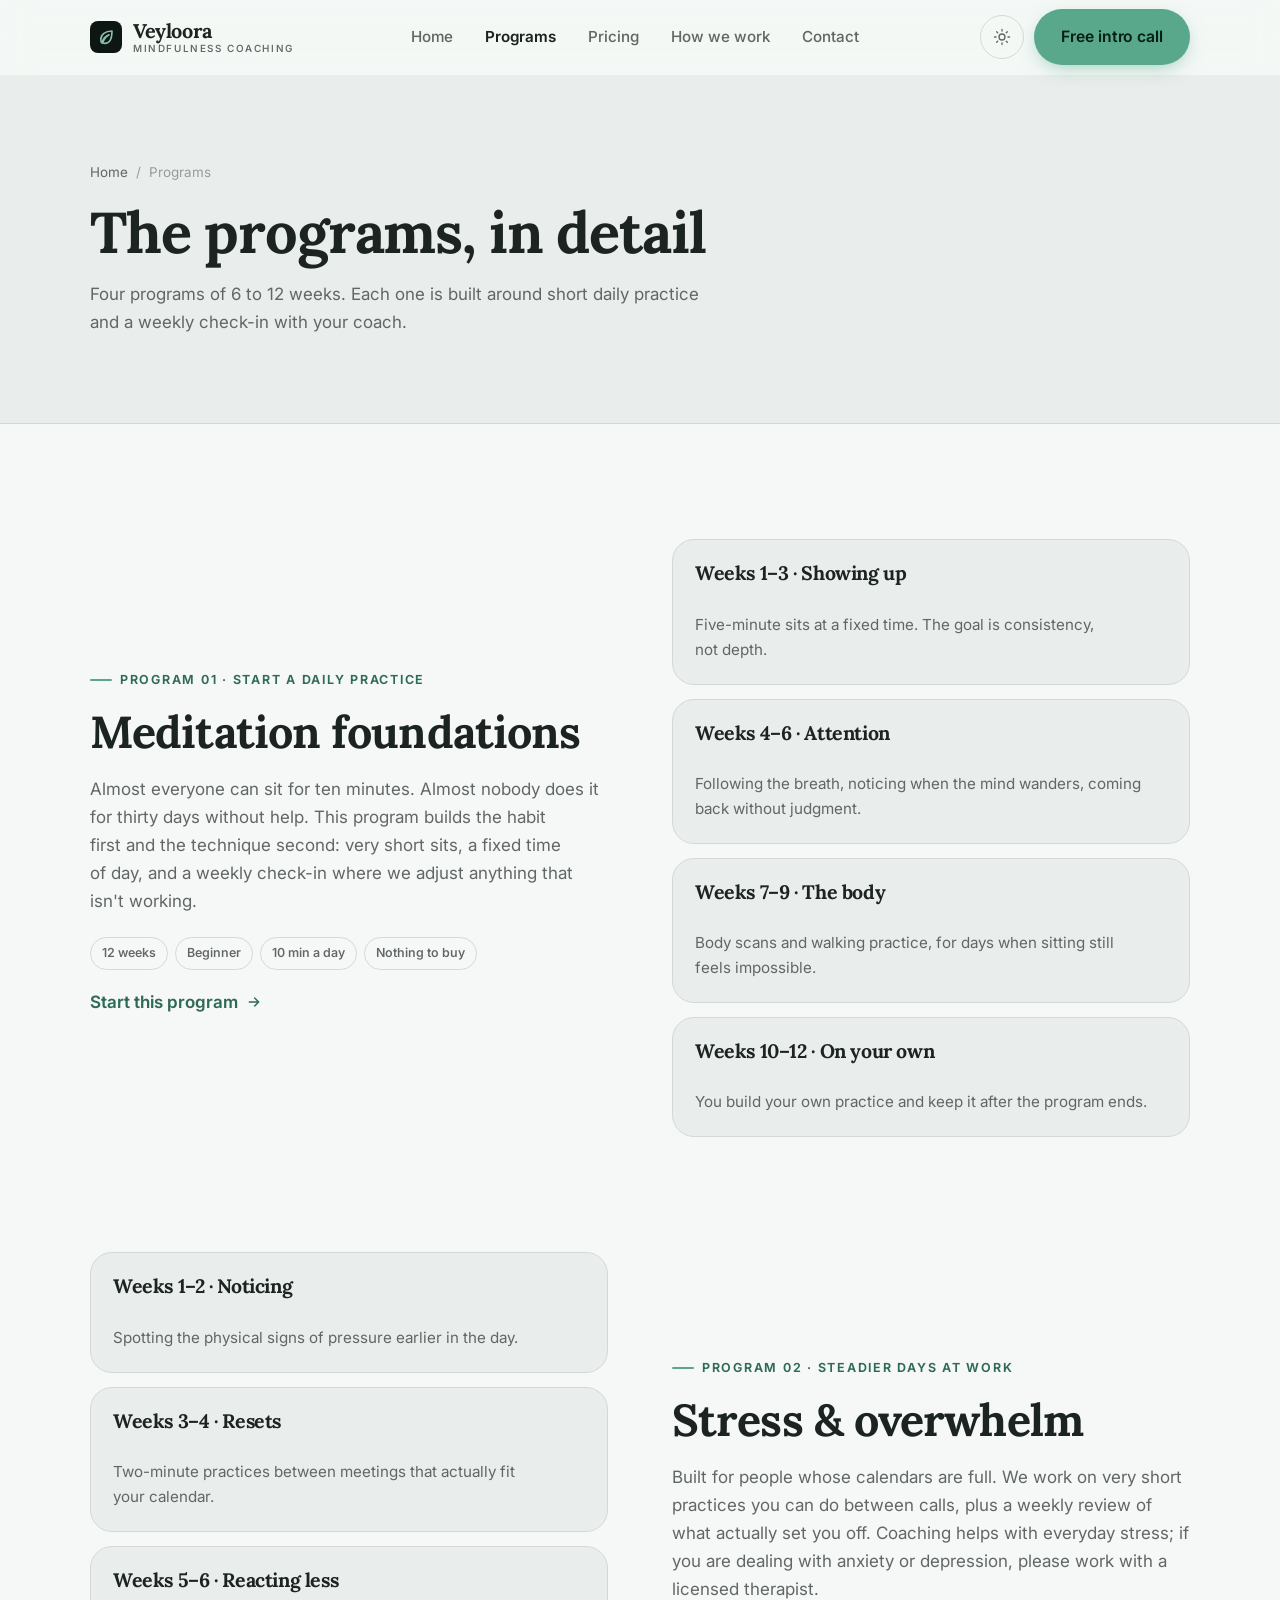
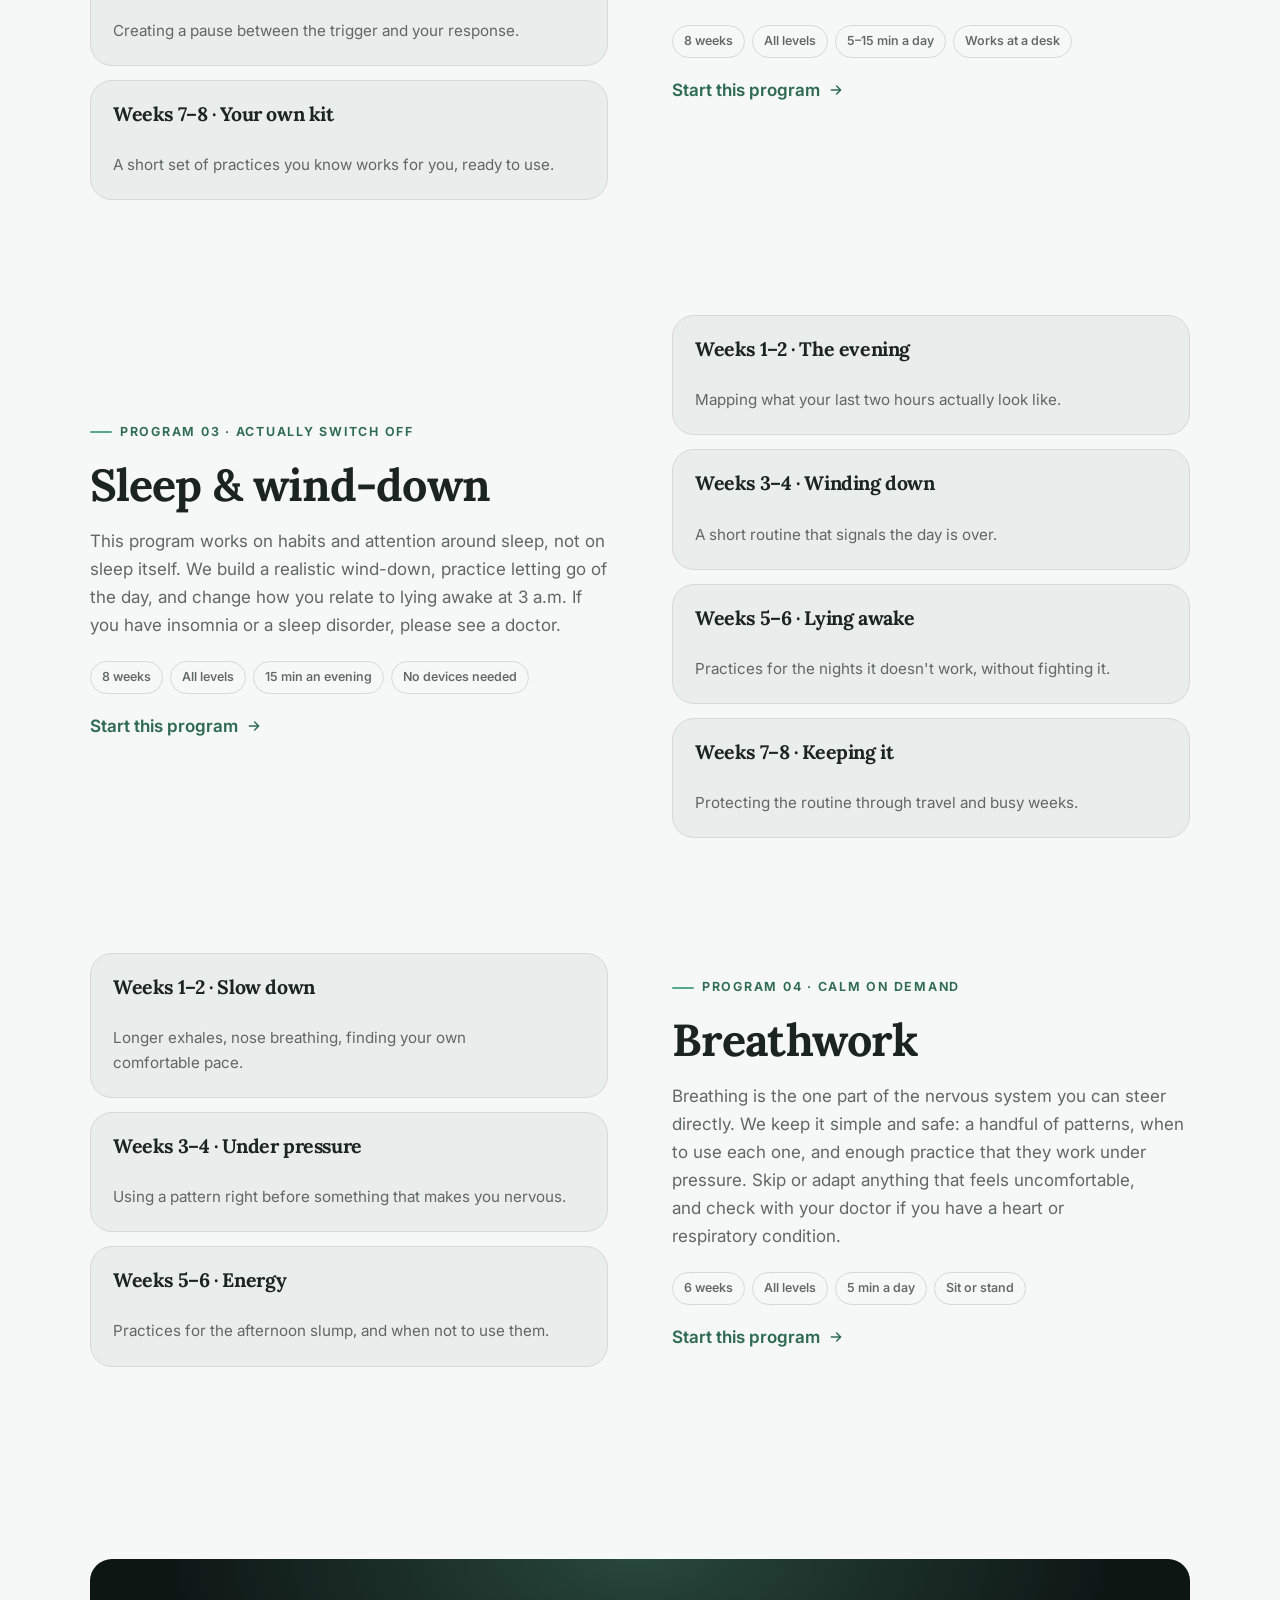
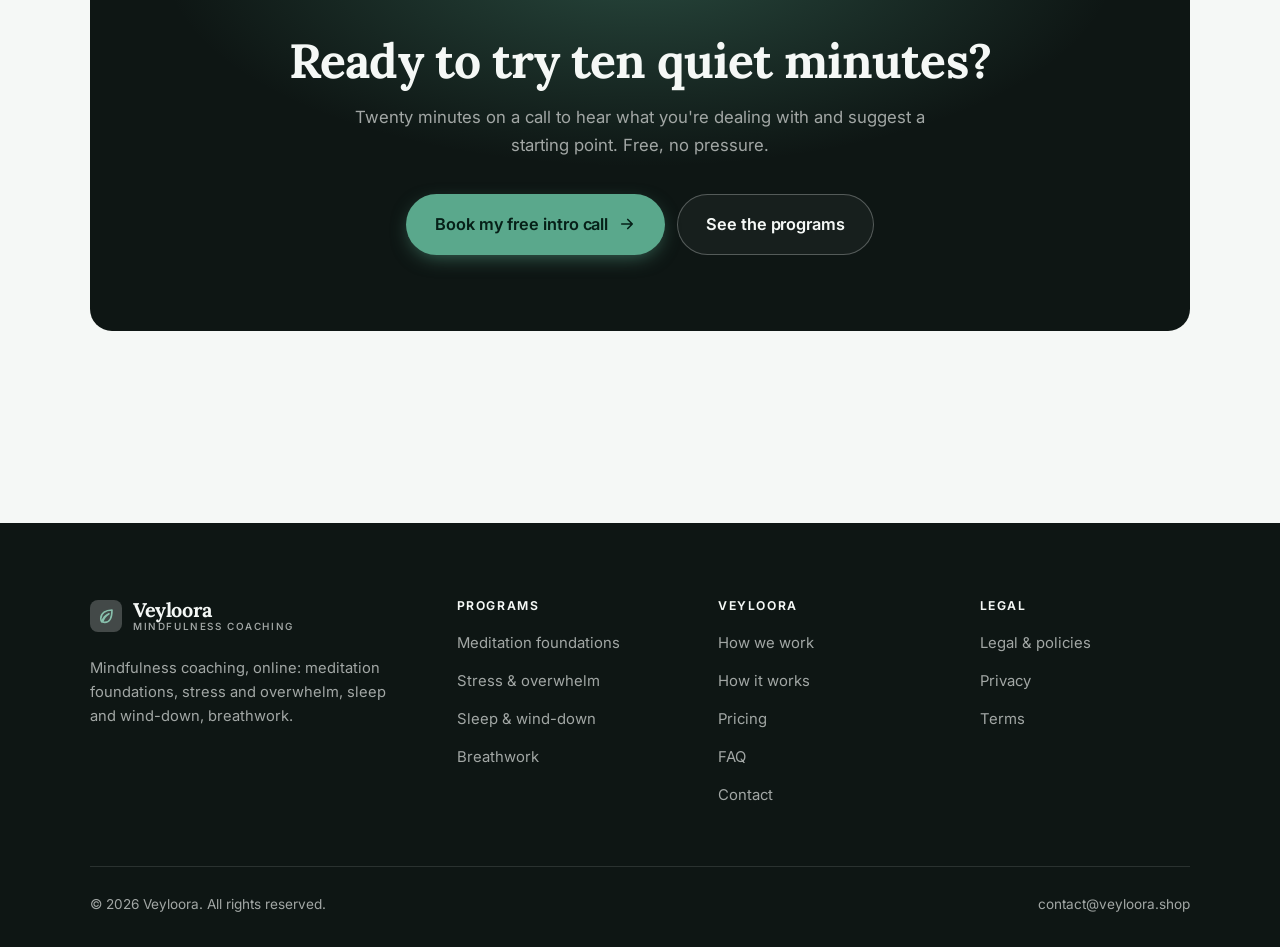
<file: programs.html>
<!DOCTYPE html>
<html lang="en" class="no-js">
<head>
<meta charset="utf-8">
<meta name="viewport" content="width=device-width, initial-scale=1">
<title>Programs — Veyloora</title>
<meta name="description" content="Mindfulness coaching programs: meditation foundations, stress and overwhelm, sleep and wind-down, breathwork. Week by week.">
<link rel="canonical" href="https://veyloora.shop/programs.html">

<meta property="og:type" content="website">
<meta property="og:url" content="https://veyloora.shop/programs.html">
<meta property="og:site_name" content="Veyloora">
<meta property="og:locale" content="en_US">
<meta property="og:title" content="Programs — Veyloora">
<meta property="og:description" content="Mindfulness coaching programs: meditation foundations, stress and overwhelm, sleep and wind-down, breathwork. Week by week.">
<meta name="theme-color" content="#0e1614">

<link rel="icon" href="assets/img/favicon.svg" type="image/svg+xml">
<link rel="preconnect" href="https://fonts.googleapis.com">
<link rel="preconnect" href="https://fonts.gstatic.com" crossorigin>
<link rel="stylesheet" href="https://fonts.googleapis.com/css2?family=Lora:wght@400..700&family=Inter:wght@400..700&display=swap">
<link rel="stylesheet" href="assets/css/style.css">

<!-- Thème appliqué avant le premier rendu (évite le flash) -->
<script>
document.documentElement.classList.remove('no-js');
(function(){try{var t=localStorage.getItem('site-theme');if(t){document.documentElement.setAttribute('data-theme',t);}}catch(e){}})();
</script>
</head>

<body>
<a class="skip-link" href="#main">Skip to main content</a>

<header class="site-header">
  <nav class="wrap nav" aria-label="Main navigation">
    <a class="brand" href="index.html">
      <svg class="brand__mark" viewBox="0 0 64 64" aria-hidden="true">
        <rect class="bm-bg" width="64" height="64" rx="16"/>
        <g class="bm-ic" transform="translate(14 14) scale(1.5)" fill="none" stroke-width="2.1" stroke-linecap="round" stroke-linejoin="round"><path d="M20 4c-9 0-15 4.5-15 11.5 0 2 .6 3.4 1.5 4.5C8 14 12 10.5 16 9c-4 2.5-7 6-8.5 11 1 .4 2 .5 3 .5C17 20.5 20 14 20 4z"/></g>
      </svg>
      <span>Veyloora<span class="brand__sub">Mindfulness coaching</span></span>
    </a>

    <ul class="nav__links" id="nav-links">
      <li><a href="index.html">Home</a></li>
      <li><a href="programs.html" aria-current="page">Programs</a></li>
      <li><a href="index.html#pricing">Pricing</a></li>
      <li><a href="about.html">How we work</a></li>
      <li><a href="contact.html">Contact</a></li>
      <li><a class="btn btn--primary" href="contact.html">Free intro call</a></li>
    </ul>

    <div class="nav__cta">
      <button class="theme-toggle" type="button" aria-label="Switch to dark theme">
        <svg class="icon-sun" viewBox="0 0 24 24" fill="none" stroke="currentColor" stroke-width="1.8" stroke-linecap="round" aria-hidden="true"><circle cx="12" cy="12" r="4"/><path d="M12 2v2m0 16v2M2 12h2m16 0h2M4.9 4.9l1.4 1.4m11.4 11.4 1.4 1.4M19.1 4.9l-1.4 1.4M6.3 17.7l-1.4 1.4"/></svg>
        <svg class="icon-moon" viewBox="0 0 24 24" fill="none" stroke="currentColor" stroke-width="1.8" stroke-linecap="round" stroke-linejoin="round" aria-hidden="true"><path d="M21 12.8A9 9 0 1 1 11.2 3a7 7 0 0 0 9.8 9.8z"/></svg>
      </button>
      <a class="btn btn--primary" href="contact.html">Free intro call</a>
      <button class="nav__toggle" type="button" aria-expanded="false" aria-controls="nav-links" aria-label="Open menu">
        <svg class="icon-open" viewBox="0 0 24 24" fill="none" stroke="currentColor" stroke-width="2" stroke-linecap="round" aria-hidden="true"><path d="M3 6h18M3 12h18M3 18h18"/></svg>
        <svg class="icon-close" viewBox="0 0 24 24" fill="none" stroke="currentColor" stroke-width="2" stroke-linecap="round" aria-hidden="true"><path d="M6 6l12 12M18 6L6 18"/></svg>
      </button>
    </div>
  </nav>
</header>

<main id="main">

<section class="page-head">
  <div class="wrap">
    <nav class="breadcrumb" aria-label="Breadcrumb">
      <a href="index.html">Home</a><span>/</span><span aria-current="page">Programs</span>
    </nav>
    <h1>The programs, in detail</h1>
    <p>Four programs of 6 to 12 weeks. Each one is built around short daily practice and a weekly check-in with your coach.</p>
  </div>
</section>

<section class="section wrap" id="foundations">
  <div class="split reveal">
    <div>
      <span class="eyebrow">Program 01 · Start a daily practice</span>
      <h2>Meditation foundations</h2>
      <p>Almost everyone can sit for ten minutes. Almost nobody does it for thirty days without help. This program builds the habit first and the technique second: very short sits, a fixed time of day, and a weekly check-in where we adjust anything that isn't working.</p>
      <ul class="tags"><li>12 weeks</li><li>Beginner</li><li>10 min a day</li><li>Nothing to buy</li></ul>
      <p><a class="arrow-link" href="contact.html">Start this program <svg viewBox="0 0 24 24" fill="none" stroke="currentColor" stroke-width="2.2" stroke-linecap="round" stroke-linejoin="round" aria-hidden="true"><path d="M5 12h14M13 6l6 6-6 6"/></svg></a></p>
    </div>
    <div class="grid grid--2 grid--tight">
      <article class="card card--sm">
        <h3>Weeks 1–3 · Showing up</h3>
        <p>Five-minute sits at a fixed time. The goal is consistency, not depth.</p>
      </article>
      <article class="card card--sm">
        <h3>Weeks 4–6 · Attention</h3>
        <p>Following the breath, noticing when the mind wanders, coming back without judgment.</p>
      </article>
      <article class="card card--sm">
        <h3>Weeks 7–9 · The body</h3>
        <p>Body scans and walking practice, for days when sitting still feels impossible.</p>
      </article>
      <article class="card card--sm">
        <h3>Weeks 10–12 · On your own</h3>
        <p>You build your own practice and keep it after the program ends.</p>
      </article>
    </div>
  </div>
</section>

<section class="section section--flush wrap" id="stress">
  <div class="split reveal">
    <div class="grid grid--2 grid--tight">
      <article class="card card--sm">
        <h3>Weeks 1–2 · Noticing</h3>
        <p>Spotting the physical signs of pressure earlier in the day.</p>
      </article>
      <article class="card card--sm">
        <h3>Weeks 3–4 · Resets</h3>
        <p>Two-minute practices between meetings that actually fit your calendar.</p>
      </article>
      <article class="card card--sm">
        <h3>Weeks 5–6 · Reacting less</h3>
        <p>Creating a pause between the trigger and your response.</p>
      </article>
      <article class="card card--sm">
        <h3>Weeks 7–8 · Your own kit</h3>
        <p>A short set of practices you know works for you, ready to use.</p>
      </article>
    </div>
    <div>
      <span class="eyebrow">Program 02 · Steadier days at work</span>
      <h2>Stress &amp; overwhelm</h2>
      <p>Built for people whose calendars are full. We work on very short practices you can do between calls, plus a weekly review of what actually set you off. Coaching helps with everyday stress; if you are dealing with anxiety or depression, please work with a licensed therapist.</p>
      <ul class="tags"><li>8 weeks</li><li>All levels</li><li>5–15 min a day</li><li>Works at a desk</li></ul>
      <p><a class="arrow-link" href="contact.html">Start this program <svg viewBox="0 0 24 24" fill="none" stroke="currentColor" stroke-width="2.2" stroke-linecap="round" stroke-linejoin="round" aria-hidden="true"><path d="M5 12h14M13 6l6 6-6 6"/></svg></a></p>
    </div>
  </div>
</section>

<section class="section section--flush wrap" id="sleep">
  <div class="split reveal">
    <div>
      <span class="eyebrow">Program 03 · Actually switch off</span>
      <h2>Sleep &amp; wind-down</h2>
      <p>This program works on habits and attention around sleep, not on sleep itself. We build a realistic wind-down, practice letting go of the day, and change how you relate to lying awake at 3 a.m. If you have insomnia or a sleep disorder, please see a doctor.</p>
      <ul class="tags"><li>8 weeks</li><li>All levels</li><li>15 min an evening</li><li>No devices needed</li></ul>
      <p><a class="arrow-link" href="contact.html">Start this program <svg viewBox="0 0 24 24" fill="none" stroke="currentColor" stroke-width="2.2" stroke-linecap="round" stroke-linejoin="round" aria-hidden="true"><path d="M5 12h14M13 6l6 6-6 6"/></svg></a></p>
    </div>
    <div class="grid grid--2 grid--tight">
      <article class="card card--sm">
        <h3>Weeks 1–2 · The evening</h3>
        <p>Mapping what your last two hours actually look like.</p>
      </article>
      <article class="card card--sm">
        <h3>Weeks 3–4 · Winding down</h3>
        <p>A short routine that signals the day is over.</p>
      </article>
      <article class="card card--sm">
        <h3>Weeks 5–6 · Lying awake</h3>
        <p>Practices for the nights it doesn't work, without fighting it.</p>
      </article>
      <article class="card card--sm">
        <h3>Weeks 7–8 · Keeping it</h3>
        <p>Protecting the routine through travel and busy weeks.</p>
      </article>
    </div>
  </div>
</section>

<section class="section section--flush wrap" id="breathwork">
  <div class="split reveal">
    <div class="grid grid--2 grid--tight">
      <article class="card card--sm">
        <h3>Weeks 1–2 · Slow down</h3>
        <p>Longer exhales, nose breathing, finding your own comfortable pace.</p>
      </article>
      <article class="card card--sm">
        <h3>Weeks 3–4 · Under pressure</h3>
        <p>Using a pattern right before something that makes you nervous.</p>
      </article>
      <article class="card card--sm">
        <h3>Weeks 5–6 · Energy</h3>
        <p>Practices for the afternoon slump, and when not to use them.</p>
      </article>
    </div>
    <div>
      <span class="eyebrow">Program 04 · Calm on demand</span>
      <h2>Breathwork</h2>
      <p>Breathing is the one part of the nervous system you can steer directly. We keep it simple and safe: a handful of patterns, when to use each one, and enough practice that they work under pressure. Skip or adapt anything that feels uncomfortable, and check with your doctor if you have a heart or respiratory condition.</p>
      <ul class="tags"><li>6 weeks</li><li>All levels</li><li>5 min a day</li><li>Sit or stand</li></ul>
      <p><a class="arrow-link" href="contact.html">Start this program <svg viewBox="0 0 24 24" fill="none" stroke="currentColor" stroke-width="2.2" stroke-linecap="round" stroke-linejoin="round" aria-hidden="true"><path d="M5 12h14M13 6l6 6-6 6"/></svg></a></p>
    </div>
  </div>
</section>

<section class="wrap section--tight">
  <div class="cta-band reveal">
    <h2>Ready to try ten quiet minutes?</h2>
    <p>Twenty minutes on a call to hear what you're dealing with and suggest a starting point. Free, no pressure.</p>
    <div class="hero__actions">
      <a class="btn btn--primary btn--lg" href="contact.html">Book my free intro call <svg viewBox="0 0 24 24" fill="none" stroke="currentColor" stroke-width="2.2" stroke-linecap="round" stroke-linejoin="round" aria-hidden="true"><path d="M5 12h14M13 6l6 6-6 6"/></svg></a>
      <a class="btn btn--on-dark btn--lg" href="programs.html">See the programs</a>
    </div>
  </div>
</section>

</main>

<footer class="site-footer">
  <div class="wrap">
    <div class="footer__grid">
      <div class="footer__brand">
        <a class="brand" href="index.html">
          <svg class="brand__mark" viewBox="0 0 64 64" aria-hidden="true">
        <rect class="bm-bg" width="64" height="64" rx="16"/>
        <g class="bm-ic" transform="translate(14 14) scale(1.5)" fill="none" stroke-width="2.1" stroke-linecap="round" stroke-linejoin="round"><path d="M20 4c-9 0-15 4.5-15 11.5 0 2 .6 3.4 1.5 4.5C8 14 12 10.5 16 9c-4 2.5-7 6-8.5 11 1 .4 2 .5 3 .5C17 20.5 20 14 20 4z"/></g>
      </svg>
          <span>Veyloora<span class="brand__sub">Mindfulness coaching</span></span>
        </a>
        <p>Mindfulness coaching, online: meditation foundations, stress and overwhelm, sleep and wind-down, breathwork.</p>
      </div>

      <div class="footer__col">
        <h4>Programs</h4>
        <ul>
          <li><a href="programs.html#foundations">Meditation foundations</a></li>
          <li><a href="programs.html#stress">Stress &amp; overwhelm</a></li>
          <li><a href="programs.html#sleep">Sleep &amp; wind-down</a></li>
          <li><a href="programs.html#breathwork">Breathwork</a></li>
        </ul>
      </div>

      <div class="footer__col">
        <h4>Veyloora</h4>
        <ul>
          <li><a href="about.html">How we work</a></li>
          <li><a href="index.html#how-it-works">How it works</a></li>
          <li><a href="index.html#pricing">Pricing</a></li>
          <li><a href="index.html#faq">FAQ</a></li>
          <li><a href="contact.html">Contact</a></li>
        </ul>
      </div>

      <div class="footer__col">
        <h4>Legal</h4>
        <ul>
          <li><a href="legal.html">Legal &amp; policies</a></li>
          <li><a href="legal.html#privacy">Privacy</a></li>
          <li><a href="legal.html#terms">Terms</a></li>
        </ul>
      </div>
    </div>

    <div class="footer__bottom">
      <p>© <span data-year>2026</span> Veyloora. All rights reserved.</p>
      <p><a href="mailto:contact@veyloora.shop">contact@veyloora.shop</a></p>
    </div>
  </div>
</footer>

<script src="assets/js/main.js" defer></script>
</body>
</html>
</file>
<file: assets/css/style.css>
/* Veyloora — couleurs et polices de la marque.
   Modifier ces valeurs suffit à changer l'identité visuelle de tout le site. */
:root {
  --c-accent:    #5aa88c;
  --c-on-accent: #062018;
  --c-ink:       #0e1614;
  --c-paper:     #f5f8f6;

  --accent-ink-light: #2f6a55;
  --accent-on-dark:   color-mix(in srgb, var(--c-accent) 72%, white);

  --font-display: "Lora", Georgia, "Times New Roman", serif;
  --font-body: "Inter", system-ui, -apple-system, "Segoe UI", sans-serif;
  --display-weight: 700;
  --display-tracking: -.02em;
}

/* ==========================================================================
   Feuille de style commune aux sites de coaching
   Les couleurs de marque (--c-accent, --c-on-accent, --c-ink, --c-paper) et
   les polices sont définies juste au-dessus, par site. Tout le reste en dérive.
   ========================================================================== */

/* --------------------------------------------------------------------------
   1. Tokens dérivés
   -------------------------------------------------------------------------- */

:root {
  /* Thème clair */
  --paper:      var(--c-paper);
  --paper-2:    color-mix(in srgb, var(--c-paper) 95%, var(--c-ink));
  --paper-3:    color-mix(in srgb, var(--c-paper) 89%, var(--c-ink));
  --line:       color-mix(in srgb, var(--c-paper) 86%, var(--c-ink));
  --text:       color-mix(in srgb, var(--c-ink) 94%, var(--c-paper));
  --muted:      color-mix(in srgb, var(--c-ink) 64%, var(--c-paper));
  --accent:     var(--c-accent);
  --accent-600: color-mix(in srgb, var(--c-accent) 86%, black);
  --accent-ink: var(--accent-ink-light);
  --on-accent:  var(--c-on-accent);
  --ink:        var(--c-ink);
  --ink-soft:   color-mix(in srgb, var(--c-ink) 90%, white);
  --on-ink:     var(--c-paper);
  --on-ink-mut: color-mix(in srgb, var(--c-paper) 64%, var(--c-ink));
  --brand-bg:   var(--c-ink);

  /* Rayons */
  --r-sm: 8px;
  --r-md: 14px;
  --r-lg: 22px;
  --r-full: 999px;

  /* Ombres */
  --sh-1: 0 1px 2px rgba(0, 0, 0, .05), 0 2px 8px rgba(0, 0, 0, .04);
  --sh-2: 0 2px 4px rgba(0, 0, 0, .05), 0 12px 32px rgba(0, 0, 0, .09);
  --sh-3: 0 4px 8px rgba(0, 0, 0, .06), 0 24px 56px rgba(0, 0, 0, .14);

  /* Rythme */
  --gutter: clamp(16px, 4vw, 40px);
  --maxw: 1180px;
  --section-y: clamp(64px, 9vw, 124px);

  --ease: cubic-bezier(.22, .61, .36, 1);
}

/* Thème sombre — suit le système, sauf si l'utilisateur a choisi « clair » */
@media (prefers-color-scheme: dark) {
  :root:not([data-theme="light"]) {
    --paper:      var(--c-ink);
    --paper-2:    color-mix(in srgb, var(--c-ink) 92%, white);
    --paper-3:    color-mix(in srgb, var(--c-ink) 86%, white);
    --line:       color-mix(in srgb, var(--c-ink) 80%, white);
    --text:       color-mix(in srgb, var(--c-paper) 94%, var(--c-ink));
    --muted:      color-mix(in srgb, var(--c-paper) 66%, var(--c-ink));
    --accent-ink: var(--accent-on-dark);
    --ink:        color-mix(in srgb, var(--c-ink) 72%, black);
    --brand-bg:   color-mix(in srgb, var(--c-ink) 80%, white);
    --sh-1: 0 1px 2px rgba(0, 0, 0, .4), 0 2px 8px rgba(0, 0, 0, .3);
    --sh-2: 0 2px 4px rgba(0, 0, 0, .4), 0 12px 32px rgba(0, 0, 0, .45);
    --sh-3: 0 4px 8px rgba(0, 0, 0, .45), 0 24px 56px rgba(0, 0, 0, .55);
  }
}

/* Thème sombre — choix explicite */
:root[data-theme="dark"] {
  --paper:      var(--c-ink);
  --paper-2:    color-mix(in srgb, var(--c-ink) 92%, white);
  --paper-3:    color-mix(in srgb, var(--c-ink) 86%, white);
  --line:       color-mix(in srgb, var(--c-ink) 80%, white);
  --text:       color-mix(in srgb, var(--c-paper) 94%, var(--c-ink));
  --muted:      color-mix(in srgb, var(--c-paper) 66%, var(--c-ink));
  --accent-ink: var(--accent-on-dark);
  --ink:        color-mix(in srgb, var(--c-ink) 72%, black);
  --brand-bg:   color-mix(in srgb, var(--c-ink) 80%, white);
  --sh-1: 0 1px 2px rgba(0, 0, 0, .4), 0 2px 8px rgba(0, 0, 0, .3);
  --sh-2: 0 2px 4px rgba(0, 0, 0, .4), 0 12px 32px rgba(0, 0, 0, .45);
  --sh-3: 0 4px 8px rgba(0, 0, 0, .45), 0 24px 56px rgba(0, 0, 0, .55);
}

/* --------------------------------------------------------------------------
   2. Reset / base
   -------------------------------------------------------------------------- */

*, *::before, *::after { box-sizing: border-box; }

* { margin: 0; }

html {
  -webkit-text-size-adjust: 100%;
  scroll-behavior: smooth;
  scroll-padding-top: 88px;
}

body {
  background: var(--paper);
  color: var(--text);
  font-family: var(--font-body);
  font-size: 17px;
  line-height: 1.65;
  -webkit-font-smoothing: antialiased;
  text-rendering: optimizeLegibility;
  overflow-x: hidden;
}

img, svg, video { display: block; max-width: 100%; height: auto; }

a { color: inherit; text-decoration: none; }

button, input, textarea, select { font: inherit; color: inherit; }

h1, h2, h3, h4 {
  font-family: var(--font-display);
  font-weight: var(--display-weight);
  line-height: 1.08;
  letter-spacing: var(--display-tracking);
  text-wrap: balance;
}

p { text-wrap: pretty; }

:focus-visible {
  outline: 3px solid var(--accent);
  outline-offset: 3px;
  border-radius: 4px;
}

::selection { background: var(--accent); color: var(--on-accent); }

/* --------------------------------------------------------------------------
   3. Utilitaires de mise en page
   -------------------------------------------------------------------------- */

.wrap {
  width: 100%;
  max-width: var(--maxw);
  margin-inline: auto;
  padding-inline: var(--gutter);
}

.section { padding-block: var(--section-y); }
.section--flush { padding-top: 0; }
.section--tight { padding-block: clamp(48px, 6vw, 80px); }

.skip-link {
  position: absolute;
  left: 12px;
  top: -100px;
  z-index: 200;
  background: var(--accent);
  color: var(--on-accent);
  padding: 12px 20px;
  border-radius: var(--r-sm);
  font-weight: 600;
  transition: top .2s var(--ease);
}
.skip-link:focus { top: 12px; }

.eyebrow {
  display: inline-flex;
  align-items: center;
  gap: 8px;
  font-size: .78rem;
  font-weight: 650;
  letter-spacing: .14em;
  text-transform: uppercase;
  color: var(--accent-ink);
  margin-bottom: 18px;
}
.eyebrow::before {
  content: "";
  width: 22px;
  height: 2px;
  background: var(--accent);
  border-radius: 2px;
}

.section-head { max-width: 62ch; margin-bottom: clamp(36px, 5vw, 60px); }
.section-head h2 { font-size: clamp(2rem, 4.4vw, 3.1rem); }
.section-head p {
  margin-top: 18px;
  color: var(--muted);
  font-size: clamp(1rem, 1.6vw, 1.12rem);
  max-width: 58ch;
}

.section-head--center { margin-inline: auto; text-align: center; }
.section-head--center .eyebrow { justify-content: center; }
.section-head--center p { margin-inline: auto; }

/* --------------------------------------------------------------------------
   4. Boutons
   -------------------------------------------------------------------------- */

.btn {
  display: inline-flex;
  align-items: center;
  justify-content: center;
  gap: 10px;
  padding: 14px 26px;
  border: 1px solid transparent;
  border-radius: var(--r-full);
  font-weight: 620;
  font-size: .98rem;
  letter-spacing: -.005em;
  cursor: pointer;
  white-space: nowrap;
  transition: transform .18s var(--ease), background-color .18s var(--ease),
              border-color .18s var(--ease), box-shadow .18s var(--ease), color .18s var(--ease);
}
.btn:hover { transform: translateY(-2px); }
.btn:active { transform: translateY(0); }

.btn--primary {
  background: var(--accent);
  color: var(--on-accent);
  box-shadow: 0 6px 20px -6px color-mix(in srgb, var(--c-accent) 65%, transparent);
}
.btn--primary:hover {
  background: var(--accent-600);
  box-shadow: 0 12px 28px -8px color-mix(in srgb, var(--c-accent) 70%, transparent);
}

.btn--ghost {
  border-color: var(--line);
  background: transparent;
  color: var(--text);
}
.btn--ghost:hover { border-color: var(--accent); color: var(--accent-ink); }

.btn--on-dark {
  border-color: color-mix(in srgb, var(--c-paper) 28%, transparent);
  color: var(--on-ink);
  background: color-mix(in srgb, var(--c-paper) 4%, transparent);
}
.btn--on-dark:hover {
  border-color: color-mix(in srgb, var(--c-paper) 60%, transparent);
  background: color-mix(in srgb, var(--c-paper) 10%, transparent);
}

.btn--lg { padding: 16px 28px; font-size: 1.02rem; }
.btn--block { width: 100%; }

.btn svg { width: 18px; height: 18px; flex: none; }

@media (max-width: 420px) {
  .btn--lg { padding: 15px 22px; font-size: 1rem; white-space: normal; text-align: center; }
}

/* Lien fléché */
.arrow-link {
  display: inline-flex;
  align-items: center;
  gap: 8px;
  font-weight: 620;
  color: var(--accent-ink);
}
.arrow-link svg { width: 16px; height: 16px; transition: transform .18s var(--ease); }
.arrow-link:hover svg { transform: translateX(4px); }

/* --------------------------------------------------------------------------
   5. En-tête / navigation
   -------------------------------------------------------------------------- */

.site-header {
  position: sticky;
  top: 0;
  z-index: 100;
  background: color-mix(in srgb, var(--paper) 82%, transparent);
  backdrop-filter: saturate(180%) blur(14px);
  -webkit-backdrop-filter: saturate(180%) blur(14px);
  border-bottom: 1px solid transparent;
  transition: border-color .25s var(--ease), background-color .25s var(--ease);
}
.site-header.is-stuck {
  border-bottom-color: var(--line);
  background: color-mix(in srgb, var(--paper) 94%, transparent);
}

.nav {
  display: flex;
  align-items: center;
  justify-content: space-between;
  gap: 24px;
  height: 74px;
}

.brand {
  display: inline-flex;
  align-items: center;
  gap: 11px;
  font-family: var(--font-display);
  font-weight: var(--display-weight);
  font-size: 1.24rem;
  letter-spacing: var(--display-tracking);
  flex: none;
  line-height: 1.1;
}
.brand__mark { width: 32px; height: 32px; flex: none; }
.brand__mark .bm-bg { fill: var(--brand-bg); }
.brand__mark .bm-ic { stroke: var(--accent-on-dark); color: var(--accent-on-dark); }
.brand__sub {
  display: block;
  font-family: var(--font-body);
  font-size: .62rem;
  font-weight: 550;
  letter-spacing: .16em;
  text-transform: uppercase;
  color: var(--muted);
  margin-top: 1px;
}

.nav__links {
  display: flex;
  align-items: center;
  gap: 4px;
  list-style: none;
  padding: 0;
}
.nav__links a {
  display: block;
  padding: 9px 14px;
  border-radius: var(--r-full);
  font-size: .95rem;
  font-weight: 520;
  color: var(--muted);
  transition: color .16s var(--ease), background-color .16s var(--ease);
}
.nav__links a:hover { color: var(--text); background: var(--paper-2); }
.nav__links a[aria-current="page"] { color: var(--text); font-weight: 620; }
.nav__links .btn { display: none; }

.nav__cta { display: flex; align-items: center; gap: 10px; flex: none; }

.nav__toggle {
  display: none;
  width: 44px;
  height: 44px;
  align-items: center;
  justify-content: center;
  background: transparent;
  border: 1px solid var(--line);
  border-radius: var(--r-full);
  cursor: pointer;
}
.nav__toggle svg { width: 20px; height: 20px; }
.nav__toggle .icon-close { display: none; }
.nav__toggle[aria-expanded="true"] .icon-open { display: none; }
.nav__toggle[aria-expanded="true"] .icon-close { display: block; }

@media (max-width: 900px) {
  .nav__links, .nav__cta .btn { display: none; }
  .nav__toggle { display: inline-flex; }

  .nav__links {
    position: fixed;
    inset: 74px 0 auto;
    flex-direction: column;
    align-items: stretch;
    gap: 2px;
    padding: 20px var(--gutter) 32px;
    background: var(--paper);
    border-bottom: 1px solid var(--line);
    box-shadow: var(--sh-2);
  }
  .nav__links.is-open { display: flex; }
  .nav__links a { padding: 14px 4px; font-size: 1.1rem; border-radius: var(--r-sm); }
  .nav__links a.btn { display: inline-flex; margin-top: 14px; padding: 14px 26px; color: var(--on-accent); }
}

@media (max-width: 380px) {
  .brand__sub { display: none; }
}

/* Bouton de thème */
.theme-toggle {
  width: 44px;
  height: 44px;
  display: inline-flex;
  align-items: center;
  justify-content: center;
  background: transparent;
  border: 1px solid var(--line);
  border-radius: var(--r-full);
  cursor: pointer;
  color: var(--muted);
  transition: color .16s var(--ease), border-color .16s var(--ease);
}
.theme-toggle:hover { color: var(--text); border-color: var(--accent); }
.theme-toggle svg { width: 18px; height: 18px; }
.theme-toggle .icon-moon { display: none; }
:root[data-theme="dark"] .theme-toggle .icon-sun { display: none; }
:root[data-theme="dark"] .theme-toggle .icon-moon { display: block; }
@media (prefers-color-scheme: dark) {
  :root:not([data-theme="light"]) .theme-toggle .icon-sun { display: none; }
  :root:not([data-theme="light"]) .theme-toggle .icon-moon { display: block; }
}

/* --------------------------------------------------------------------------
   6. Hero
   -------------------------------------------------------------------------- */

.hero {
  position: relative;
  background: var(--ink);
  color: var(--on-ink);
  overflow: hidden;
  isolation: isolate;
}

/* Halo de couleur + grain léger */
.hero::before {
  content: "";
  position: absolute;
  inset: -30% -10% auto;
  height: 130%;
  background:
    radial-gradient(60% 55% at 78% 18%, color-mix(in srgb, var(--c-accent) 34%, transparent), transparent 62%),
    radial-gradient(48% 44% at 12% 88%, color-mix(in srgb, var(--c-accent) 16%, transparent), transparent 66%);
  z-index: -2;
  pointer-events: none;
}
.hero::after {
  content: "";
  position: absolute;
  inset: 0;
  background-image: url("data:image/svg+xml,%3Csvg xmlns='http://www.w3.org/2000/svg' width='160' height='160'%3E%3Cfilter id='n'%3E%3CfeTurbulence type='fractalNoise' baseFrequency='.85' numOctaves='3'/%3E%3C/filter%3E%3Crect width='160' height='160' filter='url(%23n)' opacity='.28'/%3E%3C/svg%3E");
  opacity: .45;
  mix-blend-mode: overlay;
  z-index: -1;
  pointer-events: none;
}

.hero__inner {
  display: grid;
  grid-template-columns: minmax(0, 1.05fr) minmax(0, .95fr);
  align-items: center;
  gap: clamp(32px, 5vw, 72px);
  padding-block: clamp(56px, 8vw, 110px);
}

.hero h1 {
  font-size: clamp(2.5rem, 6vw, 4.6rem);
  letter-spacing: calc(var(--display-tracking) * 1.4);
}
.hero h1 em {
  font-style: normal;
  color: var(--accent-on-dark);
  text-decoration: underline;
  text-decoration-color: color-mix(in srgb, var(--c-accent) 45%, transparent);
  text-decoration-thickness: .1em;
  text-underline-offset: .14em;
  text-decoration-skip-ink: none;
}

.hero__lede {
  margin-top: 22px;
  font-size: clamp(1.04rem, 1.9vw, 1.2rem);
  color: var(--on-ink-mut);
  max-width: 50ch;
}

.hero__actions {
  display: flex;
  flex-wrap: wrap;
  gap: 12px;
  margin-top: 34px;
}

.hero__eyebrow { color: var(--accent-on-dark); }
.hero__eyebrow::before { background: var(--accent-on-dark); }

/* Faits sur l'offre */
.hero__proof {
  display: grid;
  grid-template-columns: repeat(4, minmax(0, 1fr));
  gap: clamp(18px, 3vw, 32px);
  margin-top: 44px;
  padding: 26px 0 0;
  border-top: 1px solid color-mix(in srgb, var(--c-paper) 14%, transparent);
  list-style: none;
}
.stat__num {
  display: block;
  font-family: var(--font-display);
  font-size: clamp(1.5rem, 2.6vw, 2.05rem);
  font-weight: var(--display-weight);
  line-height: 1;
  letter-spacing: var(--display-tracking);
  white-space: nowrap;
}
.stat__label {
  display: block;
  margin-top: 7px;
  font-size: .82rem;
  line-height: 1.4;
  color: var(--on-ink-mut);
}

.hero__art svg { width: 100%; height: auto; border-radius: var(--r-lg); box-shadow: var(--sh-3); }

@media (max-width: 880px) {
  .hero__inner { grid-template-columns: 1fr; }
  .hero__art { order: -1; max-width: 560px; }
}
@media (max-width: 540px) {
  .hero__proof { grid-template-columns: repeat(2, minmax(0, 1fr)); }
}

/* --------------------------------------------------------------------------
   7. Bandeau défilant
   -------------------------------------------------------------------------- */

.marquee {
  background: var(--ink-soft);
  color: var(--on-ink-mut);
  border-top: 1px solid color-mix(in srgb, var(--c-paper) 8%, transparent);
  padding-block: 18px;
  overflow: hidden;
  white-space: nowrap;
  mask-image: linear-gradient(90deg, transparent, #000 8%, #000 92%, transparent);
  -webkit-mask-image: linear-gradient(90deg, transparent, #000 8%, #000 92%, transparent);
}
.marquee__track {
  display: inline-flex;
  gap: 42px;
  align-items: center;
  animation: marquee 38s linear infinite;
  font-size: .86rem;
  letter-spacing: .12em;
  text-transform: uppercase;
  font-weight: 560;
}
.marquee__track span { display: inline-flex; align-items: center; gap: 42px; }
.marquee__track span::after {
  content: "";
  width: 5px; height: 5px;
  border-radius: 50%;
  background: var(--accent);
  opacity: .8;
}
@keyframes marquee { to { transform: translateX(-50%); } }

/* --------------------------------------------------------------------------
   8. Grilles de cartes
   -------------------------------------------------------------------------- */

.grid {
  display: grid;
  gap: clamp(16px, 2.2vw, 26px);
}
.grid--2 { grid-template-columns: repeat(auto-fit, minmax(min(100%, 260px), 1fr)); }
.grid--3 { grid-template-columns: repeat(auto-fit, minmax(min(100%, 270px), 1fr)); }
.grid--4 { grid-template-columns: repeat(auto-fit, minmax(min(100%, 230px), 1fr)); }
.grid--tight { gap: 14px; }

.card {
  position: relative;
  display: flex;
  flex-direction: column;
  padding: 28px;
  background: var(--paper-2);
  border: 1px solid var(--line);
  border-radius: var(--r-lg);
  transition: transform .22s var(--ease), box-shadow .22s var(--ease), border-color .22s var(--ease);
}
a.card:hover, .card--lift:hover {
  transform: translateY(-5px);
  box-shadow: var(--sh-2);
  border-color: color-mix(in srgb, var(--c-accent) 45%, var(--line));
}
.card--sm { padding: 22px; }
.card--sm h3 { font-size: 1rem; }
.card__icon {
  width: 52px;
  height: 52px;
  display: grid;
  place-items: center;
  border-radius: var(--r-md);
  background: color-mix(in srgb, var(--c-accent) 15%, transparent);
  color: var(--accent-ink);
  margin-bottom: 20px;
}
.card__icon svg { width: 26px; height: 26px; }
.card h3 { font-size: 1.22rem; margin-bottom: 10px; }
.card p { color: var(--muted); font-size: .95rem; }
.card .arrow-link { margin-top: auto; padding-top: 18px; font-size: .92rem; }

.tags {
  list-style: none;
  padding: 0;
  margin: 18px 0 0;
  display: flex;
  flex-wrap: wrap;
  gap: 7px;
}
.tags li {
  font-size: .78rem;
  font-weight: 560;
  padding: 5px 11px;
  border-radius: var(--r-full);
  background: var(--paper);
  border: 1px solid var(--line);
  color: var(--muted);
}

/* --------------------------------------------------------------------------
   9. Méthode (étapes)
   -------------------------------------------------------------------------- */

.steps { counter-reset: step; }
.step {
  position: relative;
  padding: 30px 26px 26px;
  background: var(--paper);
  border: 1px solid var(--line);
  border-radius: var(--r-lg);
}
.step::before {
  counter-increment: step;
  content: "0" counter(step);
  display: block;
  font-family: var(--font-display);
  font-size: 2.6rem;
  font-weight: var(--display-weight);
  line-height: 1;
  letter-spacing: var(--display-tracking);
  color: color-mix(in srgb, var(--c-accent) 55%, var(--paper));
  margin-bottom: 16px;
}
.step h3 { font-size: 1.12rem; margin-bottom: 9px; }
.step p { color: var(--muted); font-size: .93rem; }

/* --------------------------------------------------------------------------
   10. Tarifs
   -------------------------------------------------------------------------- */

.plans { align-items: start; }

.plan {
  display: flex;
  flex-direction: column;
  padding: 32px 28px;
  background: var(--paper);
  border: 1px solid var(--line);
  border-radius: var(--r-lg);
  height: 100%;
  position: relative;
}
.plan--featured {
  background: var(--ink);
  color: var(--on-ink);
  border-color: var(--ink);
  box-shadow: var(--sh-3);
}
.plan--featured .plan__desc,
.plan--featured .plan__period,
.plan--featured .plan__features li { color: var(--on-ink-mut); }
.plan--featured .plan__features li::before { color: var(--accent-on-dark); }

.plan__tag {
  position: absolute;
  top: 18px;
  right: 18px;
  font-size: .7rem;
  font-weight: 680;
  letter-spacing: .1em;
  text-transform: uppercase;
  padding: 5px 12px;
  border-radius: var(--r-full);
  background: var(--accent);
  color: var(--on-accent);
}

.plan h3 { font-size: 1.3rem; }
.plan--featured h3 { padding-right: 120px; }
.plan__desc { margin-top: 8px; color: var(--muted); font-size: .92rem; min-height: 2.8em; }

.plan__price {
  display: flex;
  align-items: baseline;
  gap: 6px;
  margin: 22px 0 4px;
  font-family: var(--font-display);
  font-size: clamp(2.2rem, 4vw, 2.9rem);
  font-weight: var(--display-weight);
  letter-spacing: var(--display-tracking);
  line-height: 1;
}
.plan__period { font-family: var(--font-body); font-size: .9rem; font-weight: 450; color: var(--muted); letter-spacing: 0; }

.plan__features {
  list-style: none;
  padding: 0;
  margin: 24px 0 28px;
  display: grid;
  gap: 11px;
  flex: 1;
}
.plan__features li {
  display: grid;
  grid-template-columns: 20px 1fr;
  gap: 10px;
  font-size: .93rem;
  color: var(--muted);
  align-items: start;
}
.plan__features li::before {
  content: "✓";
  color: var(--accent-ink);
  font-weight: 700;
  line-height: 1.5;
}

.plans-note { text-align: center; margin-top: 26px; font-size: .88rem; color: var(--muted); }

/* --------------------------------------------------------------------------
   11. Bloc split (texte + illustration)
   -------------------------------------------------------------------------- */

.split {
  display: grid;
  grid-template-columns: repeat(auto-fit, minmax(min(100%, 340px), 1fr));
  gap: clamp(32px, 5vw, 68px);
  align-items: center;
}
.split--top { align-items: start; }
.split__art svg { width: 100%; border-radius: var(--r-lg); box-shadow: var(--sh-2); }
.split h2 { font-size: clamp(1.9rem, 4vw, 2.8rem); }
.split p { margin-top: 18px; color: var(--muted); }
.split .tags { margin-top: 22px; }

/* --------------------------------------------------------------------------
   12. FAQ
   -------------------------------------------------------------------------- */

.faq { max-width: 780px; margin-inline: auto; }
.faq details {
  border-bottom: 1px solid var(--line);
  padding: 4px 0;
}
.faq summary {
  display: flex;
  align-items: center;
  justify-content: space-between;
  gap: 20px;
  padding: 22px 4px;
  cursor: pointer;
  list-style: none;
  font-family: var(--font-display);
  font-size: 1.08rem;
  font-weight: var(--display-weight);
  letter-spacing: var(--display-tracking);
}
.faq summary::-webkit-details-marker { display: none; }
.faq summary::after {
  content: "";
  flex: none;
  width: 13px;
  height: 13px;
  border-right: 2px solid var(--muted);
  border-bottom: 2px solid var(--muted);
  transform: rotate(45deg) translate(-3px, -3px);
  transition: transform .2s var(--ease), border-color .2s var(--ease);
}
.faq details[open] summary::after {
  transform: rotate(225deg) translate(-3px, -3px);
  border-color: var(--accent);
}
.faq details p { padding: 0 4px 24px; color: var(--muted); max-width: 66ch; }

/* --------------------------------------------------------------------------
   13. Bandeau d'appel à l'action
   -------------------------------------------------------------------------- */

.cta-band {
  position: relative;
  background: var(--ink);
  color: var(--on-ink);
  border-radius: var(--r-lg);
  padding: clamp(40px, 6vw, 76px) clamp(24px, 5vw, 64px);
  overflow: hidden;
  isolation: isolate;
  text-align: center;
}
.cta-band::before {
  content: "";
  position: absolute;
  inset: 0;
  background: radial-gradient(70% 90% at 50% 0%, color-mix(in srgb, var(--c-accent) 34%, transparent), transparent 62%);
  z-index: -1;
}
.cta-band h2 { font-size: clamp(1.9rem, 4.4vw, 3rem); }
.cta-band p {
  margin: 18px auto 0;
  max-width: 52ch;
  color: var(--on-ink-mut);
  font-size: 1.05rem;
}
.cta-band .hero__actions { justify-content: center; }

/* --------------------------------------------------------------------------
   14. Formulaire
   -------------------------------------------------------------------------- */

.form-layout {
  display: grid;
  grid-template-columns: minmax(0, 1fr) minmax(0, 420px);
  gap: clamp(32px, 5vw, 64px);
  align-items: start;
}
@media (max-width: 880px) { .form-layout { grid-template-columns: 1fr; } }

.form {
  display: grid;
  gap: 18px;
  padding: clamp(22px, 3.5vw, 36px);
  background: var(--paper-2);
  border: 1px solid var(--line);
  border-radius: var(--r-lg);
}
.form__row { display: grid; grid-template-columns: repeat(auto-fit, minmax(min(100%, 200px), 1fr)); gap: 18px; }

.field { display: grid; gap: 7px; }
.field label { font-size: .88rem; font-weight: 600; }
.field label .req { color: var(--accent-ink); }
.field input, .field textarea, .field select {
  width: 100%;
  padding: 13px 15px;
  background: var(--paper);
  border: 1px solid var(--line);
  border-radius: var(--r-md);
  font-size: .97rem;
  transition: border-color .16s var(--ease), box-shadow .16s var(--ease);
}
.field input:focus, .field textarea:focus, .field select:focus {
  outline: none;
  border-color: var(--accent);
  box-shadow: 0 0 0 3px color-mix(in srgb, var(--c-accent) 24%, transparent);
}
.field textarea { resize: vertical; min-height: 130px; }
.field__hint { font-size: .8rem; color: var(--muted); }

.form__status { font-size: .9rem; font-weight: 600; min-height: 1.4em; }
.form__note { font-size: .82rem; color: var(--muted); }
.form__note a { color: var(--accent-ink); text-decoration: underline; text-underline-offset: 2px; }

.contact-aside { display: grid; gap: 14px; }
.contact-card {
  display: flex;
  gap: 14px;
  padding: 20px 22px;
  background: var(--paper);
  border: 1px solid var(--line);
  border-radius: var(--r-md);
}
.contact-card--soft { background: var(--paper-2); }
.contact-card svg { width: 22px; height: 22px; flex: none; color: var(--accent-ink); margin-top: 3px; }
.contact-card b { display: block; font-size: .95rem; font-weight: 620; }
.contact-card span, .contact-card a { display: block; font-size: .9rem; color: var(--muted); }
.contact-card a:hover { color: var(--accent-ink); }

/* --------------------------------------------------------------------------
   15. Page interne — en-tête
   -------------------------------------------------------------------------- */

.page-head {
  background: var(--paper-2);
  border-bottom: 1px solid var(--line);
  padding-block: clamp(48px, 7vw, 86px);
}
.page-head h1 { font-size: clamp(2.2rem, 5.4vw, 3.6rem); max-width: 20ch; }
.page-head p { margin-top: 18px; color: var(--muted); max-width: 58ch; font-size: 1.06rem; }

.breadcrumb {
  display: flex;
  gap: 8px;
  align-items: center;
  font-size: .84rem;
  color: var(--muted);
  margin-bottom: 18px;
}
.breadcrumb a:hover { color: var(--accent-ink); }
.breadcrumb span { opacity: .6; }

/* --------------------------------------------------------------------------
   16. Pied de page
   -------------------------------------------------------------------------- */

.site-footer {
  background: var(--ink);
  color: var(--on-ink-mut);
  padding-block: clamp(48px, 6vw, 76px) 32px;
  margin-top: var(--section-y);
}
.site-footer .brand { color: var(--on-ink); }
.site-footer .brand__mark .bm-bg { fill: color-mix(in srgb, var(--c-ink) 78%, white); }
.site-footer .brand__sub { color: var(--on-ink-mut); }

.footer__grid {
  display: grid;
  grid-template-columns: minmax(0, 1.5fr) repeat(auto-fit, minmax(150px, 1fr));
  gap: clamp(28px, 4vw, 56px);
}
@media (max-width: 720px) { .footer__grid { grid-template-columns: 1fr 1fr; } .footer__brand { grid-column: 1 / -1; } }

.footer__brand p { margin-top: 16px; font-size: .92rem; max-width: 36ch; }
.footer__col h4 {
  font-family: var(--font-body);
  font-size: .76rem;
  font-weight: 650;
  letter-spacing: .13em;
  text-transform: uppercase;
  color: var(--on-ink);
  margin-bottom: 16px;
}
.footer__col ul { list-style: none; padding: 0; display: grid; gap: 10px; }
.footer__col a { font-size: .93rem; transition: color .16s var(--ease); }
.footer__col a:hover { color: var(--accent-on-dark); }

.footer__bottom {
  display: flex;
  flex-wrap: wrap;
  justify-content: space-between;
  gap: 14px;
  margin-top: clamp(36px, 5vw, 58px);
  padding-top: 26px;
  border-top: 1px solid color-mix(in srgb, var(--c-paper) 12%, transparent);
  font-size: .85rem;
}
.footer__bottom a:hover { color: var(--accent-on-dark); }

/* --------------------------------------------------------------------------
   17. Page 404
   -------------------------------------------------------------------------- */

.notfound {
  min-height: 62vh;
  display: grid;
  place-items: center;
  text-align: center;
  padding-block: var(--section-y);
}
.notfound__code {
  font-family: var(--font-display);
  font-size: clamp(5rem, 18vw, 11rem);
  font-weight: var(--display-weight);
  line-height: .9;
  letter-spacing: -.05em;
  color: color-mix(in srgb, var(--c-accent) 45%, var(--paper));
}
.notfound h1 { font-size: clamp(1.8rem, 4.4vw, 2.8rem); margin-top: 12px; }
.notfound p { color: var(--muted); max-width: 46ch; margin: 18px auto 0; }
.notfound .hero__actions { justify-content: center; }

/* --------------------------------------------------------------------------
   18. Contenu légal
   -------------------------------------------------------------------------- */

.prose { max-width: 70ch; }
.prose h2 { font-size: clamp(1.6rem, 3vw, 2.1rem); margin-top: 48px; margin-bottom: 14px; }
.prose h2:first-child { margin-top: 0; }
.prose h3 { font-size: 1.18rem; margin-top: 30px; margin-bottom: 10px; }
.prose p, .prose li { color: var(--muted); }
.prose p + p { margin-top: 16px; }
.prose ul { margin-top: 14px; padding-left: 22px; display: grid; gap: 9px; }
.prose a { color: var(--accent-ink); text-decoration: underline; text-underline-offset: 2px; }
.prose strong { color: var(--text); }

/* --------------------------------------------------------------------------
   19. Animations d'apparition
   -------------------------------------------------------------------------- */

.reveal {
  opacity: 0;
  transform: translateY(22px);
  transition: opacity .7s var(--ease), transform .7s var(--ease);
}
.reveal.is-in { opacity: 1; transform: none; }

.reveal-group > * {
  opacity: 0;
  transform: translateY(22px);
  transition: opacity .6s var(--ease), transform .6s var(--ease);
  transition-delay: calc(var(--i, 0) * 80ms);
}
.reveal-group.is-in > * { opacity: 1; transform: none; }

/* Sans JavaScript, tout reste visible */
.no-js .reveal, .no-js .reveal-group > * { opacity: 1; transform: none; }

@media (prefers-reduced-motion: reduce) {
  html { scroll-behavior: auto; }
  *, *::before, *::after {
    animation-duration: .001ms !important;
    animation-iteration-count: 1 !important;
    transition-duration: .001ms !important;
  }
  .reveal, .reveal-group > * { opacity: 1; transform: none; }
}

/* --------------------------------------------------------------------------
   20. Divers
   -------------------------------------------------------------------------- */

.visually-hidden {
  position: absolute;
  width: 1px; height: 1px;
  padding: 0; margin: -1px;
  overflow: hidden;
  clip: rect(0 0 0 0);
  white-space: nowrap;
  border: 0;
}
</file>
